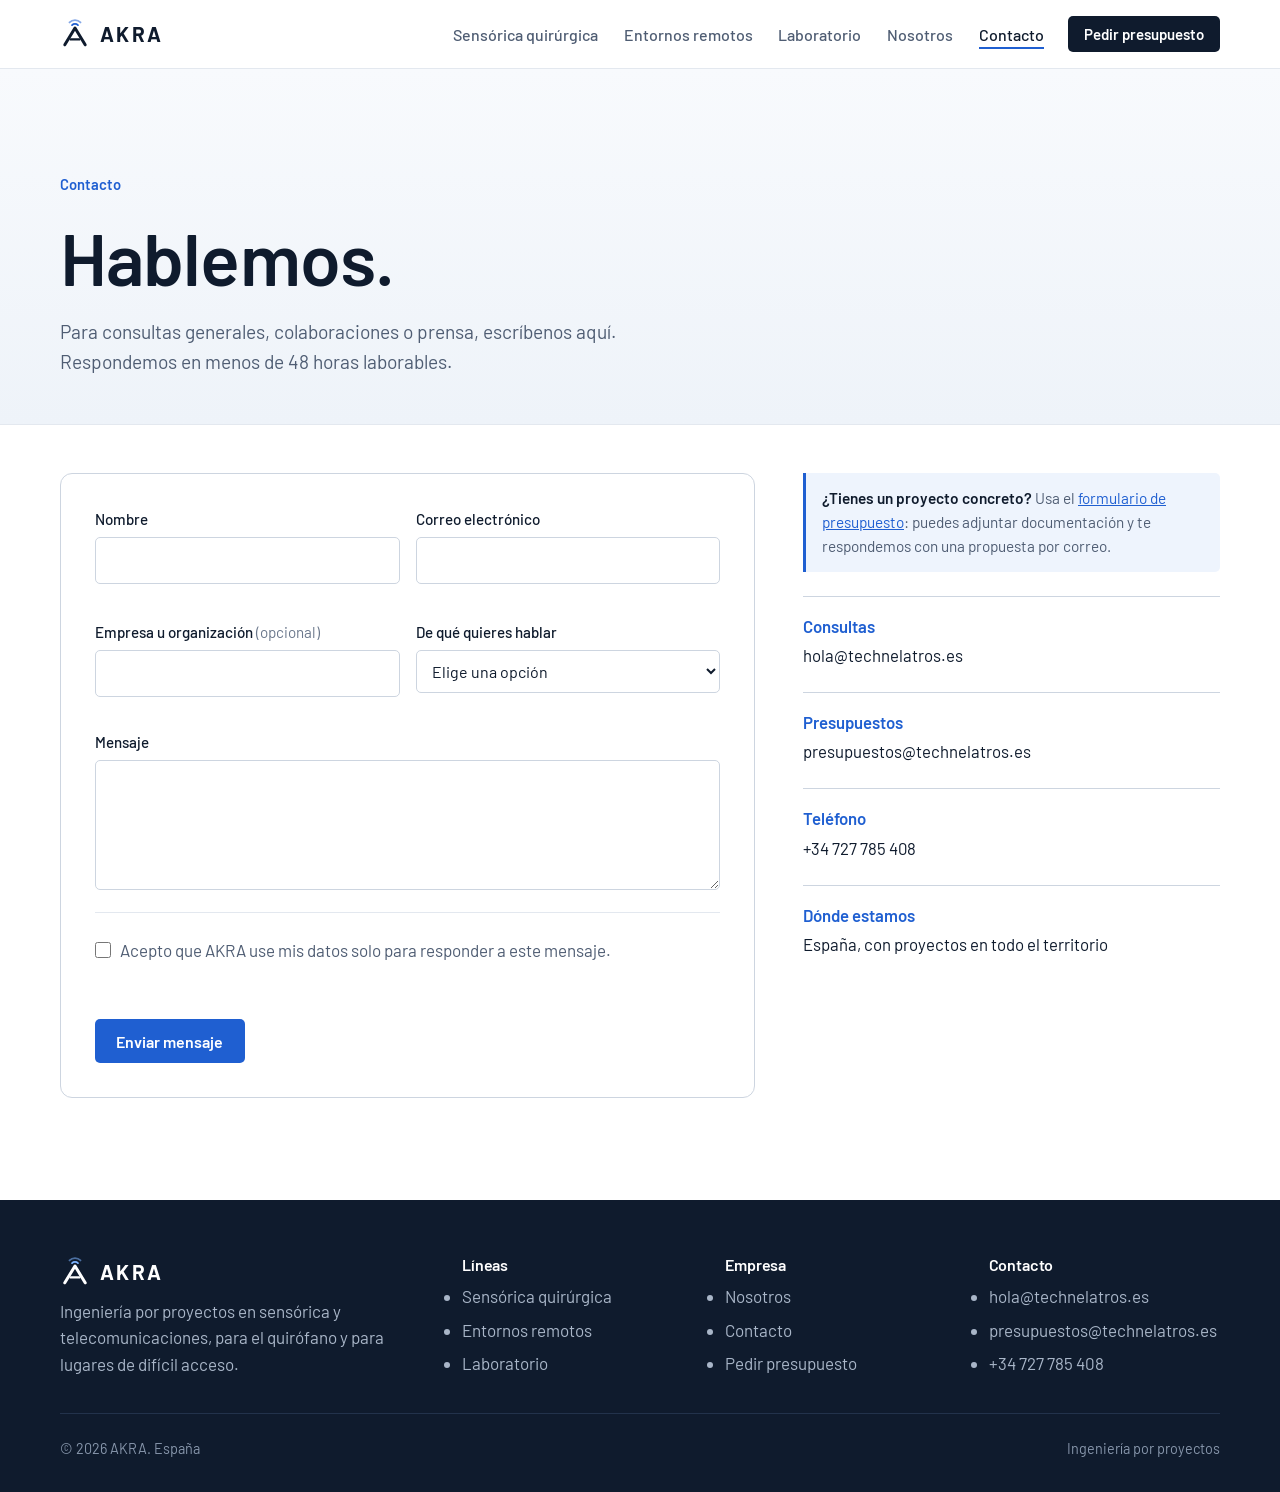
<file: contacto.html>
<!DOCTYPE html>
<html lang="es">
<head>
  <meta charset="UTF-8">
  <meta name="viewport" content="width=device-width, initial-scale=1.0">
  <title>Contacto | AKRA</title>
  <meta name="description" content="Escríbenos para consultas generales, colaboraciones o prensa. Para proyectos concretos, usa el formulario de presupuesto.">
  <meta property="og:type" content="website">
  <meta property="og:title" content="Contacto | AKRA">
  <meta property="og:description" content="Respondemos en menos de 48 horas.">
  <meta property="og:locale" content="es_ES">
  <meta name="theme-color" content="#ffffff">
  <link rel="icon" href="img/favicon.svg?v=4" type="image/svg+xml">
  <link rel="preconnect" href="https://fonts.googleapis.com">
  <link rel="preconnect" href="https://fonts.gstatic.com" crossorigin>
  <link rel="stylesheet" href="https://fonts.googleapis.com/css2?family=Barlow:wght@400;500;600;700&family=IBM+Plex+Mono:wght@400;500&display=swap">
  <link rel="stylesheet" href="css/style.css">
</head>
<body>
  <a class="skip-link" href="#main">Saltar al contenido</a>

  <header class="site-header">
    <div class="container nav">
      <a href="index.html" class="brand" aria-label="AKRA, inicio">
        <svg class="brand-mark" viewBox="0 0 100 100" aria-hidden="true"><path d="M16 86 L50 30 L84 86" fill="none" stroke="currentColor" stroke-width="10" stroke-linecap="round" stroke-linejoin="round"/><path d="M36 68 H64" fill="none" stroke="currentColor" stroke-width="8" stroke-linecap="round"/><path class="sig" d="M40.1 20.1 A14 14 0 0 1 59.9 20.1" fill="none" stroke-width="6" stroke-linecap="round"/><path class="sig" d="M31.6 11.6 A26 26 0 0 1 68.4 11.6" fill="none" stroke-width="6" stroke-linecap="round" opacity=".55"/></svg>
        <span class="brand-word">AKRA</span>
      </a>
      <nav id="primaryNav" aria-label="Principal">
        <ul class="nav-links">
          <li><a href="servicios.html">Sensórica quirúrgica</a></li>
          <li><a href="entornos-remotos.html">Entornos remotos</a></li>
          <li><a href="index.html#laboratorio">Laboratorio</a></li>
          <li><a href="sobre.html">Nosotros</a></li>
          <li><a href="contacto.html">Contacto</a></li>
        </ul>
      </nav>
      <a href="presupuesto.html" class="btn btn-ink btn-sm btn-nav">Pedir presupuesto</a>
      <button class="nav-toggle" id="navToggle" type="button" aria-expanded="false" aria-controls="primaryNav" aria-label="Abrir menú"><span></span><span></span><span></span></button>
    </div>
  </header>

  <main id="main">
    <section class="page-hero" style="padding-bottom:clamp(2rem,4vw,3rem)">
      <div class="container">
        <div class="hero-copy">
          <span class="eyebrow">Contacto</span>
          <h1>Hablemos.</h1>
          <p class="lead">Para consultas generales, colaboraciones o prensa, escríbenos aquí. Respondemos en menos de 48 horas laborables.</p>
        </div>
      </div>
    </section>

    <section class="section" style="padding-top:clamp(2rem,4vw,3rem)">
      <div class="container">
        <div class="contact-layout">
          <form id="contactForm" class="form-card" novalidate>
            <div class="form-grid">
              <div class="field">
                <label for="cNombre">Nombre</label>
                <input id="cNombre" name="nombre" type="text" autocomplete="name" required>
                <span class="field-error" data-error-for="nombre"></span>
              </div>
              <div class="field">
                <label for="cEmail">Correo electrónico</label>
                <input id="cEmail" name="email" type="email" autocomplete="email" required>
                <span class="field-error" data-error-for="email"></span>
              </div>
              <div class="field">
                <label for="cOrg">Empresa u organización <span class="opt">(opcional)</span></label>
                <input id="cOrg" name="organizacion" type="text" autocomplete="organization">
              </div>
              <div class="field">
                <label for="cAsunto">De qué quieres hablar</label>
                <select id="cAsunto" name="asunto" required>
                  <option value="">Elige una opción</option>
                  <option>Consulta general</option>
                  <option>Colaboración o investigación</option>
                  <option>Prensa</option>
                  <option>Trabajar con nosotros</option>
                  <option>Otro</option>
                </select>
                <span class="field-error" data-error-for="asunto"></span>
              </div>
              <div class="field full">
                <label for="cMensaje">Mensaje</label>
                <textarea id="cMensaje" name="mensaje" required></textarea>
                <span class="field-error" data-error-for="mensaje"></span>
              </div>
            </div>
            <div class="hp" aria-hidden="true">
              <label for="cTrap">No rellenes este campo</label>
              <input id="cTrap" name="empresa_web" type="text" tabindex="-1" autocomplete="off">
            </div>
            <div class="form-section" style="padding-bottom:0">
              <label class="check-row" for="cConsent">
                <input id="cConsent" name="consentimiento" type="checkbox" value="si">
                <span>Acepto que AKRA use mis datos solo para responder a este mensaje.</span>
              </label>
              <span class="field-error" data-error-for="consentimiento"></span>
              <div class="form-actions">
                <button type="submit" class="btn btn-primary">Enviar mensaje</button>
              </div>
              <div id="contactStatus" class="form-status"></div>
            </div>
          </form>

          <aside class="contact-aside">
            <div class="notice"><strong>¿Tienes un proyecto concreto?</strong> Usa el <a href="presupuesto.html" style="text-decoration:underline">formulario de presupuesto</a>: puedes adjuntar documentación y te respondemos con una propuesta por correo.</div>
            <div class="contact-item"><span class="cell-k">Consultas</span><a href="mailto:hola@technelatros.es">hola@technelatros.es</a></div>
            <div class="contact-item"><span class="cell-k">Presupuestos</span><a href="mailto:presupuestos@technelatros.es">presupuestos@technelatros.es</a></div>
            <div class="contact-item"><span class="cell-k">Teléfono</span><a href="tel:+34727785408">+34 727 785 408</a></div>
            <div class="contact-item"><span class="cell-k">Dónde estamos</span><span>España, con proyectos en todo el territorio</span></div>
          </aside>
        </div>
      </div>
    </section>
  </main>

  <footer class="site-footer">
    <div class="container">
      <div class="footer-grid">
        <div class="footer-col">
          <a href="index.html" class="brand"><svg class="brand-mark" viewBox="0 0 100 100" aria-hidden="true"><path d="M16 86 L50 30 L84 86" fill="none" stroke="currentColor" stroke-width="10" stroke-linecap="round" stroke-linejoin="round"/><path d="M36 68 H64" fill="none" stroke="currentColor" stroke-width="8" stroke-linecap="round"/><path class="sig" d="M40.1 20.1 A14 14 0 0 1 59.9 20.1" fill="none" stroke-width="6" stroke-linecap="round"/><path class="sig" d="M31.6 11.6 A26 26 0 0 1 68.4 11.6" fill="none" stroke-width="6" stroke-linecap="round" opacity=".55"/></svg><span class="brand-word">AKRA</span></a>
          <p>Ingeniería por proyectos en sensórica y telecomunicaciones, para el quirófano y para lugares de difícil acceso.</p>
        </div>
        <div class="footer-col">
          <h4>Líneas</h4>
          <ul>
            <li><a href="servicios.html">Sensórica quirúrgica</a></li>
            <li><a href="entornos-remotos.html">Entornos remotos</a></li>
            <li><a href="index.html#laboratorio">Laboratorio</a></li>
          </ul>
        </div>
        <div class="footer-col">
          <h4>Empresa</h4>
          <ul>
            <li><a href="sobre.html">Nosotros</a></li>
            <li><a href="contacto.html">Contacto</a></li>
            <li><a href="presupuesto.html">Pedir presupuesto</a></li>
          </ul>
        </div>
        <div class="footer-col">
          <h4>Contacto</h4>
          <ul>
            <li><a href="mailto:hola@technelatros.es">hola@technelatros.es</a></li>
            <li><a href="mailto:presupuestos@technelatros.es">presupuestos@technelatros.es</a></li>
            <li><a href="tel:+34727785408">+34 727 785 408</a></li>
          </ul>
        </div>
      </div>
      <div class="footer-bottom">
        <p>&copy; <span id="year">2026</span> AKRA. España</p>
        <p>Ingeniería por proyectos</p>
      </div>
    </div>
  </footer>

  <script src="js/script.js"></script>
</body>
</html>
</file>
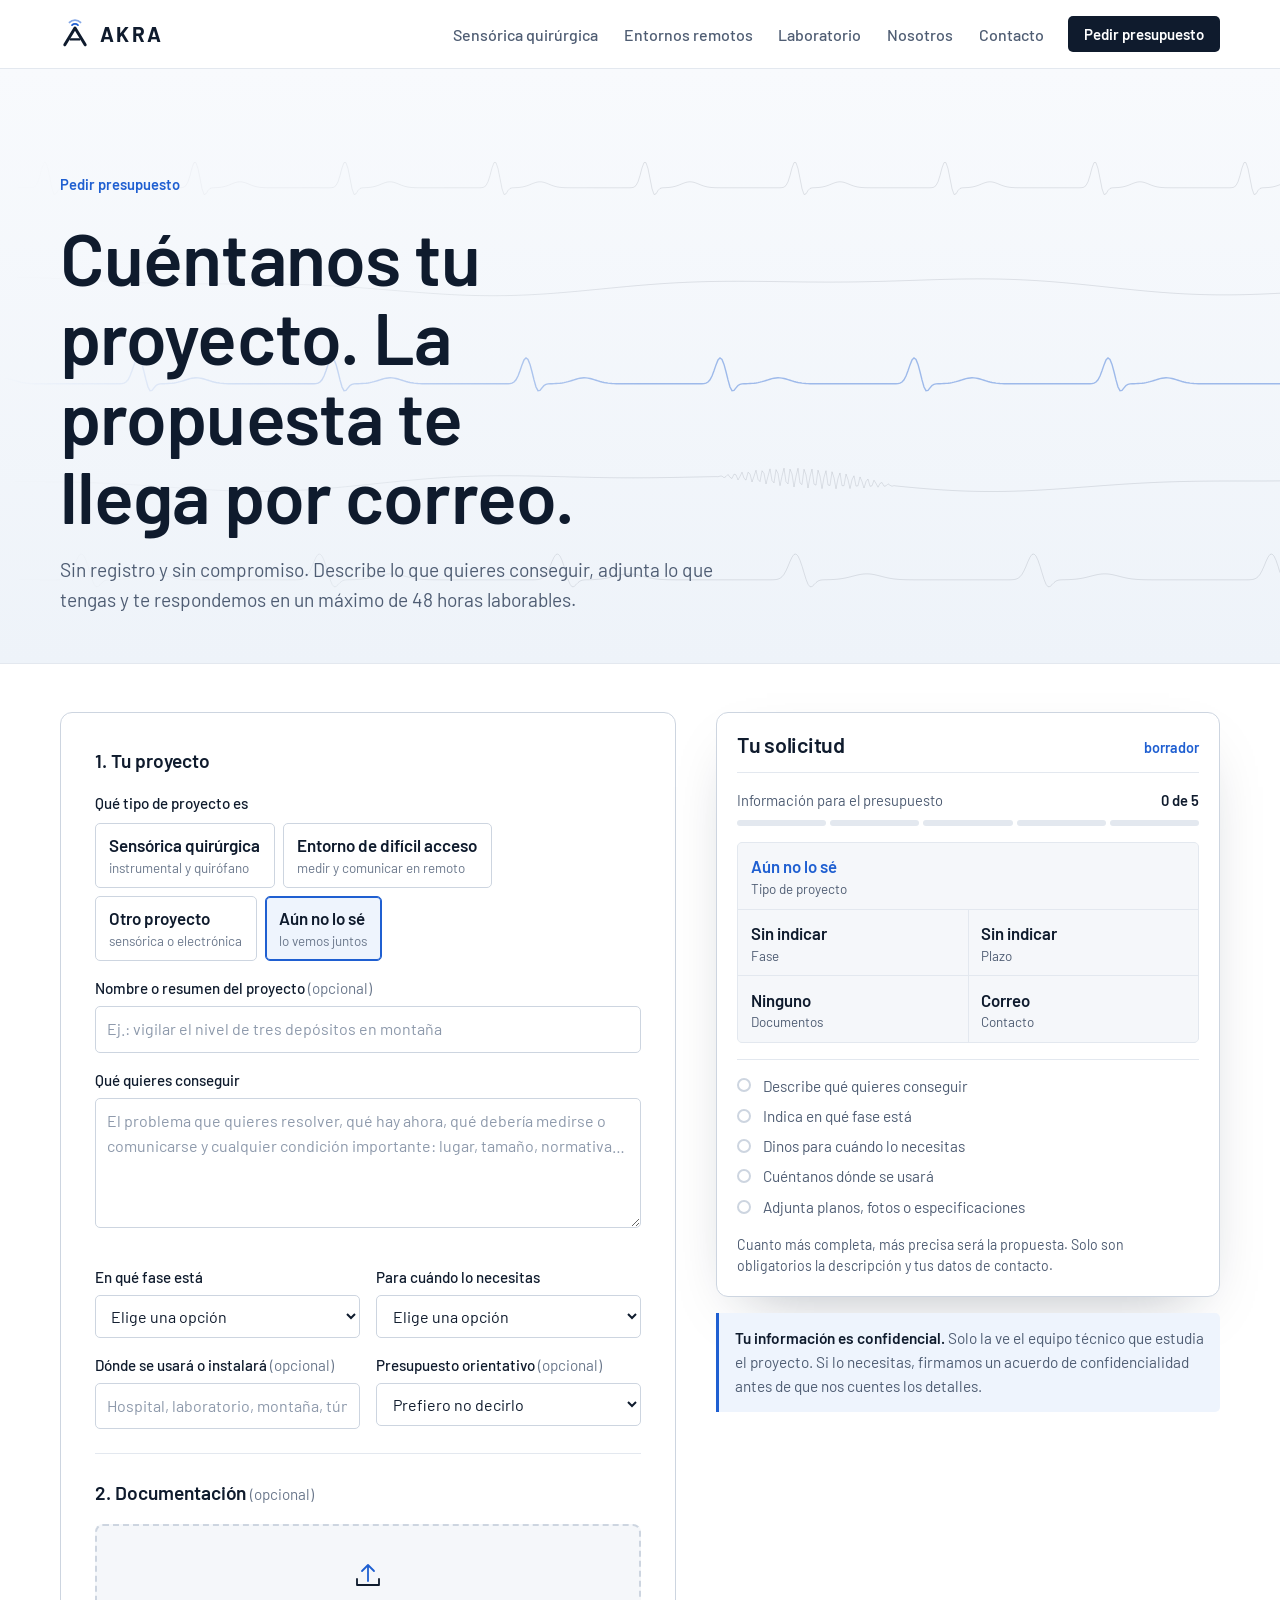
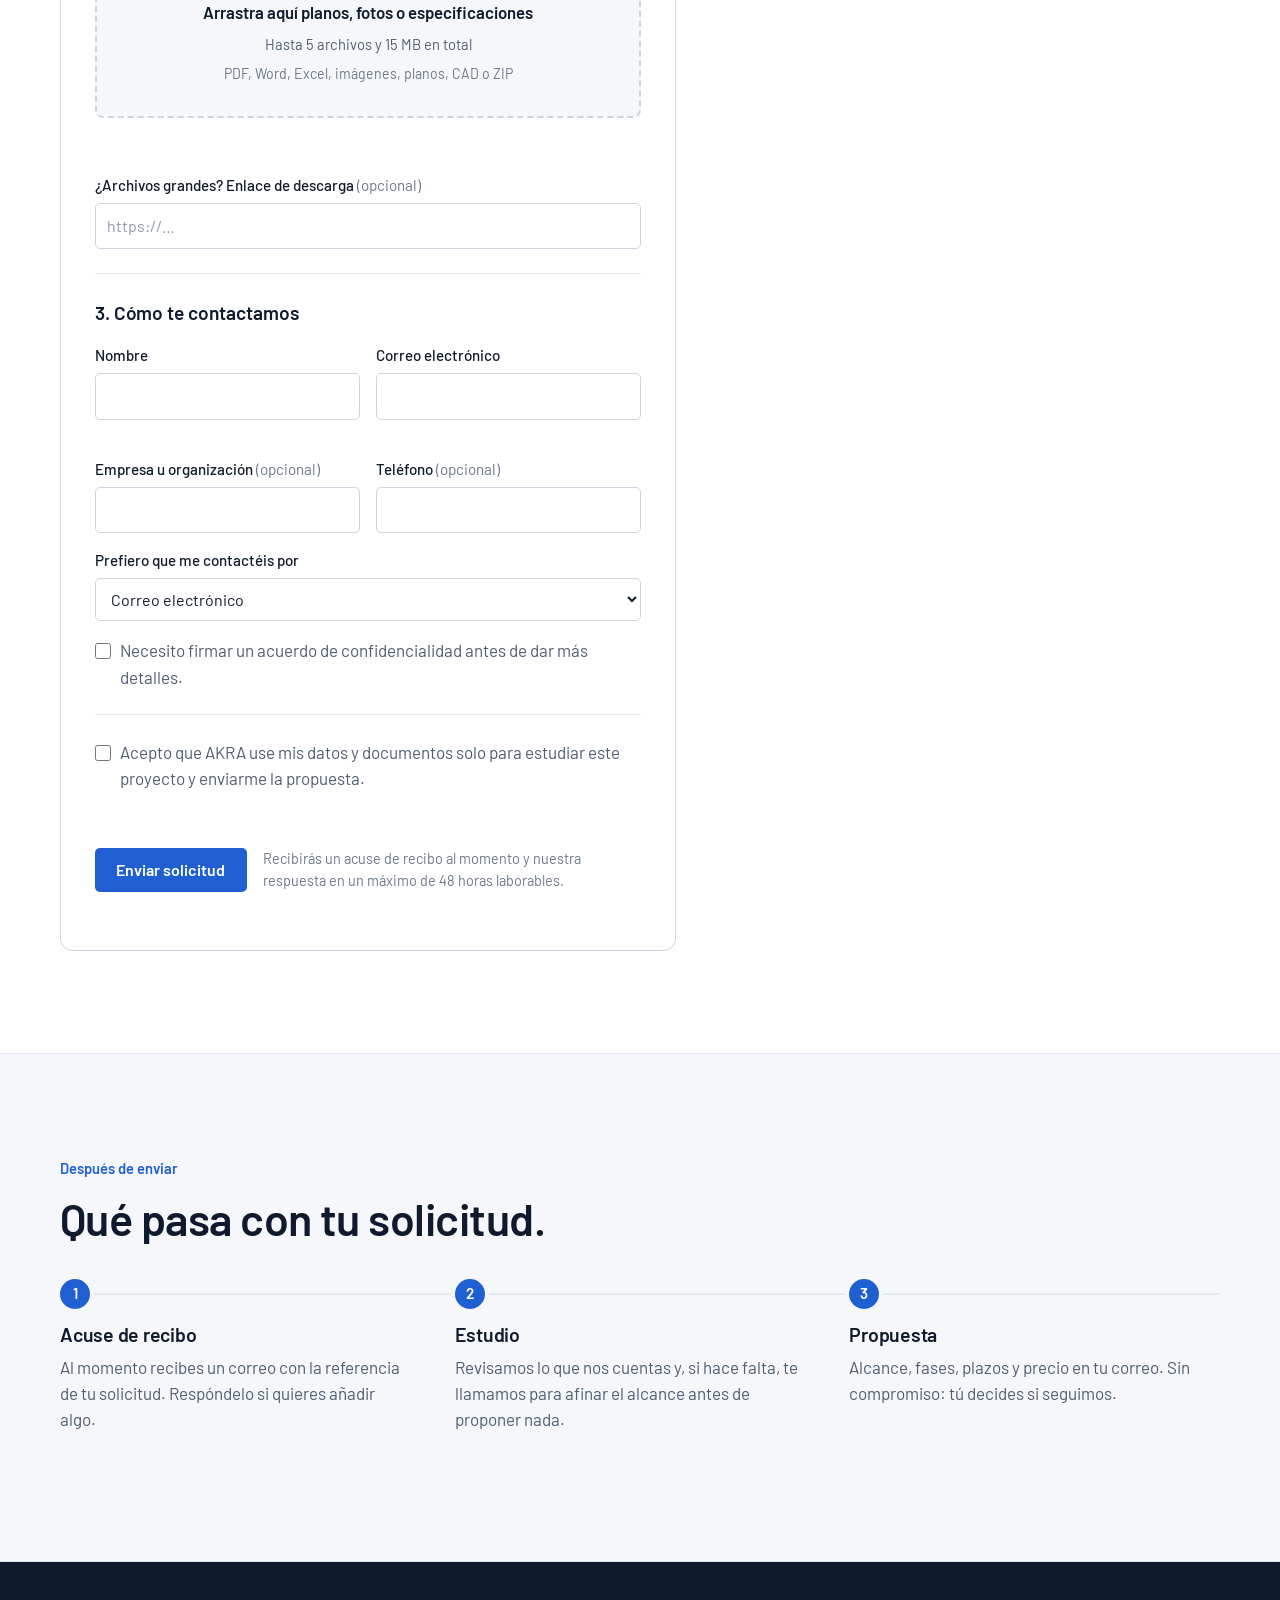
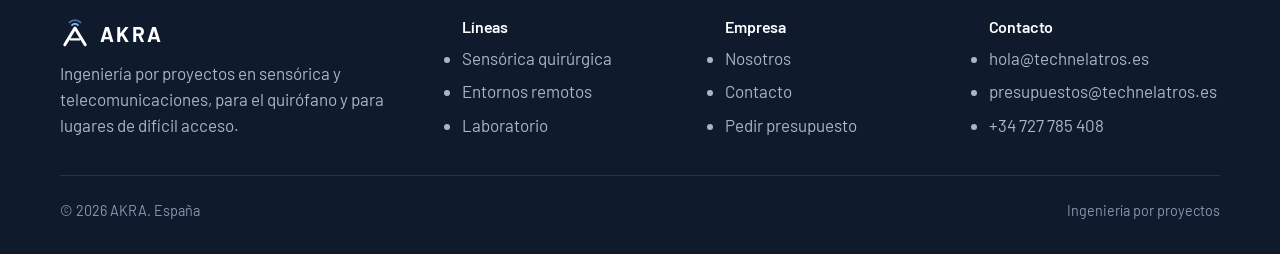
<file: presupuesto.html>
<!DOCTYPE html>
<html lang="es">
<head>
  <meta charset="UTF-8">
  <meta name="viewport" content="width=device-width, initial-scale=1.0">
  <title>Pedir presupuesto | AKRA</title>
  <meta name="description" content="Cuéntanos tu proyecto de sensórica o comunicaciones, adjunta la documentación que tengas y recibe una propuesta por correo. Primera respuesta en 48 horas laborables.">
  <meta property="og:type" content="website">
  <meta property="og:title" content="Pedir presupuesto | AKRA">
  <meta property="og:description" content="Cuéntanos tu proyecto y recibe una propuesta por correo.">
  <meta property="og:locale" content="es_ES">
  <meta name="theme-color" content="#ffffff">
  <link rel="icon" href="img/favicon.svg?v=4" type="image/svg+xml">
  <link rel="preconnect" href="https://fonts.googleapis.com">
  <link rel="preconnect" href="https://fonts.gstatic.com" crossorigin>
  <link rel="stylesheet" href="https://fonts.googleapis.com/css2?family=Barlow:wght@400;500;600;700&family=IBM+Plex+Mono:wght@400;500&display=swap">
  <link rel="stylesheet" href="css/style.css">
</head>
<body>
  <a class="skip-link" href="#main">Saltar al contenido</a>

  <header class="site-header">
    <div class="container nav">
      <a href="index.html" class="brand" aria-label="AKRA, inicio">
        <svg class="brand-mark" viewBox="0 0 100 100" aria-hidden="true"><path d="M16 86 L50 30 L84 86" fill="none" stroke="currentColor" stroke-width="10" stroke-linecap="round" stroke-linejoin="round"/><path d="M36 68 H64" fill="none" stroke="currentColor" stroke-width="8" stroke-linecap="round"/><path class="sig" d="M40.1 20.1 A14 14 0 0 1 59.9 20.1" fill="none" stroke-width="6" stroke-linecap="round"/><path class="sig" d="M31.6 11.6 A26 26 0 0 1 68.4 11.6" fill="none" stroke-width="6" stroke-linecap="round" opacity=".55"/></svg>
        <span class="brand-word">AKRA</span>
      </a>
      <nav id="primaryNav" aria-label="Principal">
        <ul class="nav-links">
          <li><a href="servicios.html">Sensórica quirúrgica</a></li>
          <li><a href="entornos-remotos.html">Entornos remotos</a></li>
          <li><a href="index.html#laboratorio">Laboratorio</a></li>
          <li><a href="sobre.html">Nosotros</a></li>
          <li><a href="contacto.html">Contacto</a></li>
        </ul>
      </nav>
      <a href="presupuesto.html" class="btn btn-ink btn-sm btn-nav">Pedir presupuesto</a>
      <button class="nav-toggle" id="navToggle" type="button" aria-expanded="false" aria-controls="primaryNav" aria-label="Abrir menú"><span></span><span></span><span></span></button>
    </div>
  </header>

  <main id="main">
    <section class="page-hero" style="padding-bottom:clamp(2rem,4vw,3rem)">
      <canvas class="bg-art" data-art="signal" aria-hidden="true"></canvas>
      <div class="container">
        <div class="hero-copy">
          <span class="eyebrow">Pedir presupuesto</span>
          <h1>Cuéntanos tu proyecto. La propuesta te llega por correo.</h1>
          <p class="lead">Sin registro y sin compromiso. Describe lo que quieres conseguir, adjunta lo que tengas y te respondemos en un máximo de 48 horas laborables.</p>
        </div>
      </div>
    </section>

    <section class="section" style="padding-top:clamp(2rem,4vw,3rem)">
      <div class="container">
        <div class="quote-layout">
          <form id="quoteForm" class="form-card" novalidate>
            <div class="form-section">
              <p class="form-section-title">1. Tu proyecto</p>
              <fieldset>
                <legend>Qué tipo de proyecto es</legend>
                <div class="choice-row">
                  <label class="choice"><input type="radio" id="tQuirofano" name="tipo" value="Sensórica quirúrgica"><span>Sensórica quirúrgica<small>instrumental y quirófano</small></span></label>
                  <label class="choice"><input type="radio" id="tRemoto" name="tipo" value="Entorno de difícil acceso"><span>Entorno de difícil acceso<small>medir y comunicar en remoto</small></span></label>
                  <label class="choice"><input type="radio" id="tOtro" name="tipo" value="Otro proyecto"><span>Otro proyecto<small>sensórica o electrónica</small></span></label>
                  <label class="choice"><input type="radio" id="tNs" name="tipo" value="Aún no lo sé" checked><span>Aún no lo sé<small>lo vemos juntos</small></span></label>
                </div>
              </fieldset>
              <div class="form-grid">
                <div class="field full">
                  <label for="qTitulo">Nombre o resumen del proyecto <span class="opt">(opcional)</span></label>
                  <input id="qTitulo" name="titulo" type="text" maxlength="160" placeholder="Ej.: vigilar el nivel de tres depósitos en montaña">
                </div>
                <div class="field full">
                  <label for="qDescripcion">Qué quieres conseguir</label>
                  <textarea id="qDescripcion" name="descripcion" required placeholder="El problema que quieres resolver, qué hay ahora, qué debería medirse o comunicarse y cualquier condición importante: lugar, tamaño, normativa…"></textarea>
                  <span class="field-error" data-error-for="descripcion"></span>
                </div>
                <div class="field">
                  <label for="qFase">En qué fase está</label>
                  <select id="qFase" name="fase">
                    <option value="">Elige una opción</option>
                    <option data-short="Idea">Es solo una idea</option>
                    <option data-short="Requisitos">Tengo requisitos o especificaciones</option>
                    <option data-short="Prototipo">Tengo un prototipo</option>
                    <option data-short="Mejora">Tengo un producto que hay que mejorar</option>
                  </select>
                </div>
                <div class="field">
                  <label for="qPlazo">Para cuándo lo necesitas</label>
                  <select id="qPlazo" name="plazo">
                    <option value="">Elige una opción</option>
                    <option data-short="Urgente">Lo antes posible</option>
                    <option data-short="1–3 meses">En 1–3 meses</option>
                    <option data-short="3–6 meses">En 3–6 meses</option>
                    <option data-short="Flexible">Sin fecha fija</option>
                  </select>
                </div>
                <div class="field">
                  <label for="qUbicacion">Dónde se usará o instalará <span class="opt">(opcional)</span></label>
                  <input id="qUbicacion" name="ubicacion" type="text" maxlength="160" placeholder="Hospital, laboratorio, montaña, túnel…">
                </div>
                <div class="field">
                  <label for="qRango">Presupuesto orientativo <span class="opt">(opcional)</span></label>
                  <select id="qRango" name="rango">
                    <option value="">Prefiero no decirlo</option>
                    <option>Menos de 5.000 €</option>
                    <option>5.000 – 20.000 €</option>
                    <option>20.000 – 60.000 €</option>
                    <option>Más de 60.000 €</option>
                  </select>
                </div>
              </div>
            </div>

            <div class="form-section">
              <p class="form-section-title">2. Documentación <span class="opt">(opcional)</span></p>
              <div class="field full">
                <label for="qFiles" class="visually-hidden">Adjuntar documentación</label>
                <div class="dropzone" id="dropzone">
                  <svg viewBox="0 0 34 34" aria-hidden="true"><path class="ill-accent" d="M17 23 V7 M11 13 L17 7 L23 13"/><path class="ill-ink" d="M6 21 V27 H28 V21"/></svg>
                  <span class="dropzone-title">Arrastra aquí planos, fotos o especificaciones</span>
                  <span class="dropzone-hint">Hasta 5 archivos y 15 MB en total</span>
                  <span class="dropzone-formats">PDF, Word, Excel, imágenes, planos, CAD o ZIP</span>
                  <input type="file" id="qFiles" multiple accept=".pdf,.doc,.docx,.odt,.rtf,.txt,.xls,.xlsx,.ods,.csv,.ppt,.pptx,.png,.jpg,.jpeg,.webp,.heic,.dwg,.dxf,.step,.stp,.iges,.igs,.stl,.zip">
                </div>
                <div class="file-list" id="fileList" aria-live="polite"></div>
                <span class="field-error" data-error-for="archivos"></span>
              </div>
              <div class="field">
                <label for="qEnlace">¿Archivos grandes? Enlace de descarga <span class="opt">(opcional)</span></label>
                <input id="qEnlace" name="enlace" type="url" inputmode="url" placeholder="https://…">
              </div>
            </div>

            <div class="form-section">
              <p class="form-section-title">3. Cómo te contactamos</p>
              <div class="form-grid">
                <div class="field">
                  <label for="qNombre">Nombre</label>
                  <input id="qNombre" name="nombre" type="text" autocomplete="name" required>
                  <span class="field-error" data-error-for="nombre"></span>
                </div>
                <div class="field">
                  <label for="qEmail">Correo electrónico</label>
                  <input id="qEmail" name="email" type="email" autocomplete="email" required>
                  <span class="field-error" data-error-for="email"></span>
                </div>
                <div class="field">
                  <label for="qEmpresa">Empresa u organización <span class="opt">(opcional)</span></label>
                  <input id="qEmpresa" name="empresa" type="text" autocomplete="organization">
                </div>
                <div class="field">
                  <label for="qTelefono">Teléfono <span class="opt">(opcional)</span></label>
                  <input id="qTelefono" name="telefono" type="tel" autocomplete="tel">
                </div>
                <div class="field full">
                  <label for="qContacto">Prefiero que me contactéis por</label>
                  <select id="qContacto" name="contacto_pref">
                    <option data-short="Correo">Correo electrónico</option>
                    <option data-short="Llamada">Llamada de teléfono</option>
                    <option data-short="Videollamada">Videollamada</option>
                  </select>
                </div>
              </div>
              <label class="check-row" for="qNda">
                <input id="qNda" name="nda" type="checkbox" value="si">
                <span>Necesito firmar un acuerdo de confidencialidad antes de dar más detalles.</span>
              </label>
            </div>

            <div class="hp" aria-hidden="true">
              <label for="qTrap">No rellenes este campo</label>
              <input id="qTrap" name="empresa_web" type="text" tabindex="-1" autocomplete="off">
            </div>

            <div class="form-section">
              <label class="check-row" for="qConsent">
                <input id="qConsent" name="consentimiento" type="checkbox" value="si">
                <span>Acepto que AKRA use mis datos y documentos solo para estudiar este proyecto y enviarme la propuesta.</span>
              </label>
              <span class="field-error" data-error-for="consentimiento"></span>
              <div class="form-actions">
                <button type="submit" class="btn btn-primary">Enviar solicitud</button>
                <small>Recibirás un acuse de recibo al momento y nuestra respuesta en un máximo de 48 horas laborables.</small>
              </div>
              <div id="quoteStatus" class="form-status"></div>
            </div>
          </form>

          <aside class="quote-aside" aria-label="Resumen de tu solicitud">
            <section class="analysis">
              <div class="analysis-head">
                <h2>Tu solicitud</h2>
                <span class="state" id="sumState">borrador</span>
              </div>
              <div class="meter">
                <div class="meter-top"><span>Información para el presupuesto</span><output id="sumScore">0 de 5</output></div>
                <div class="meter-bar" id="sumBar" aria-hidden="true"><span></span><span></span><span></span><span></span><span></span></div>
              </div>
              <div class="readouts">
                <div class="readout span-2"><span class="readout-val is-accent" id="sumTipo">Aún no lo sé</span><span class="readout-lbl">Tipo de proyecto</span></div>
                <div class="readout"><span class="readout-val" id="sumFase">Sin indicar</span><span class="readout-lbl">Fase</span></div>
                <div class="readout"><span class="readout-val" id="sumPlazo">Sin indicar</span><span class="readout-lbl">Plazo</span></div>
                <div class="readout"><span class="readout-val" id="sumDocs">Ninguno</span><span class="readout-lbl">Documentos</span></div>
                <div class="readout"><span class="readout-val" id="sumContacto">Correo</span><span class="readout-lbl">Contacto</span></div>
              </div>
              <ul class="checklist" id="sumChecklist">
                <li data-check="descripcion">Describe qué quieres conseguir</li>
                <li data-check="fase">Indica en qué fase está</li>
                <li data-check="plazo">Dinos para cuándo lo necesitas</li>
                <li data-check="ubicacion">Cuéntanos dónde se usará</li>
                <li data-check="docs">Adjunta planos, fotos o especificaciones</li>
              </ul>
              <p class="analysis-note">Cuanto más completa, más precisa será la propuesta. Solo son obligatorios la descripción y tus datos de contacto.</p>
            </section>
            <p class="notice"><strong>Tu información es confidencial.</strong> Solo la ve el equipo técnico que estudia el proyecto. Si lo necesitas, firmamos un acuerdo de confidencialidad antes de que nos cuentes los detalles.</p>
          </aside>
        </div>
      </div>
    </section>

    <section class="section section-surface">
      <div class="container">
        <div class="section-head">
          <span class="eyebrow">Después de enviar</span>
          <h2>Qué pasa con tu solicitud.</h2>
        </div>
        <ol class="steps steps-3">
          <li class="step"><h3>Acuse de recibo</h3><p>Al momento recibes un correo con la referencia de tu solicitud. Respóndelo si quieres añadir algo.</p></li>
          <li class="step"><h3>Estudio</h3><p>Revisamos lo que nos cuentas y, si hace falta, te llamamos para afinar el alcance antes de proponer nada.</p></li>
          <li class="step"><h3>Propuesta</h3><p>Alcance, fases, plazos y precio en tu correo. Sin compromiso: tú decides si seguimos.</p></li>
        </ol>
      </div>
    </section>
  </main>

  <footer class="site-footer">
    <div class="container">
      <div class="footer-grid">
        <div class="footer-col">
          <a href="index.html" class="brand"><svg class="brand-mark" viewBox="0 0 100 100" aria-hidden="true"><path d="M16 86 L50 30 L84 86" fill="none" stroke="currentColor" stroke-width="10" stroke-linecap="round" stroke-linejoin="round"/><path d="M36 68 H64" fill="none" stroke="currentColor" stroke-width="8" stroke-linecap="round"/><path class="sig" d="M40.1 20.1 A14 14 0 0 1 59.9 20.1" fill="none" stroke-width="6" stroke-linecap="round"/><path class="sig" d="M31.6 11.6 A26 26 0 0 1 68.4 11.6" fill="none" stroke-width="6" stroke-linecap="round" opacity=".55"/></svg><span class="brand-word">AKRA</span></a>
          <p>Ingeniería por proyectos en sensórica y telecomunicaciones, para el quirófano y para lugares de difícil acceso.</p>
        </div>
        <div class="footer-col">
          <h4>Líneas</h4>
          <ul>
            <li><a href="servicios.html">Sensórica quirúrgica</a></li>
            <li><a href="entornos-remotos.html">Entornos remotos</a></li>
            <li><a href="index.html#laboratorio">Laboratorio</a></li>
          </ul>
        </div>
        <div class="footer-col">
          <h4>Empresa</h4>
          <ul>
            <li><a href="sobre.html">Nosotros</a></li>
            <li><a href="contacto.html">Contacto</a></li>
            <li><a href="presupuesto.html">Pedir presupuesto</a></li>
          </ul>
        </div>
        <div class="footer-col">
          <h4>Contacto</h4>
          <ul>
            <li><a href="mailto:hola@technelatros.es">hola@technelatros.es</a></li>
            <li><a href="mailto:presupuestos@technelatros.es">presupuestos@technelatros.es</a></li>
            <li><a href="tel:+34727785408">+34 727 785 408</a></li>
          </ul>
        </div>
      </div>
      <div class="footer-bottom">
        <p>&copy; <span id="year">2026</span> AKRA. España</p>
        <p>Ingeniería por proyectos</p>
      </div>
    </div>
  </footer>

  <script src="js/script.js"></script>
  <script src="js/presupuesto.js"></script>
</body>
</html>
</file>
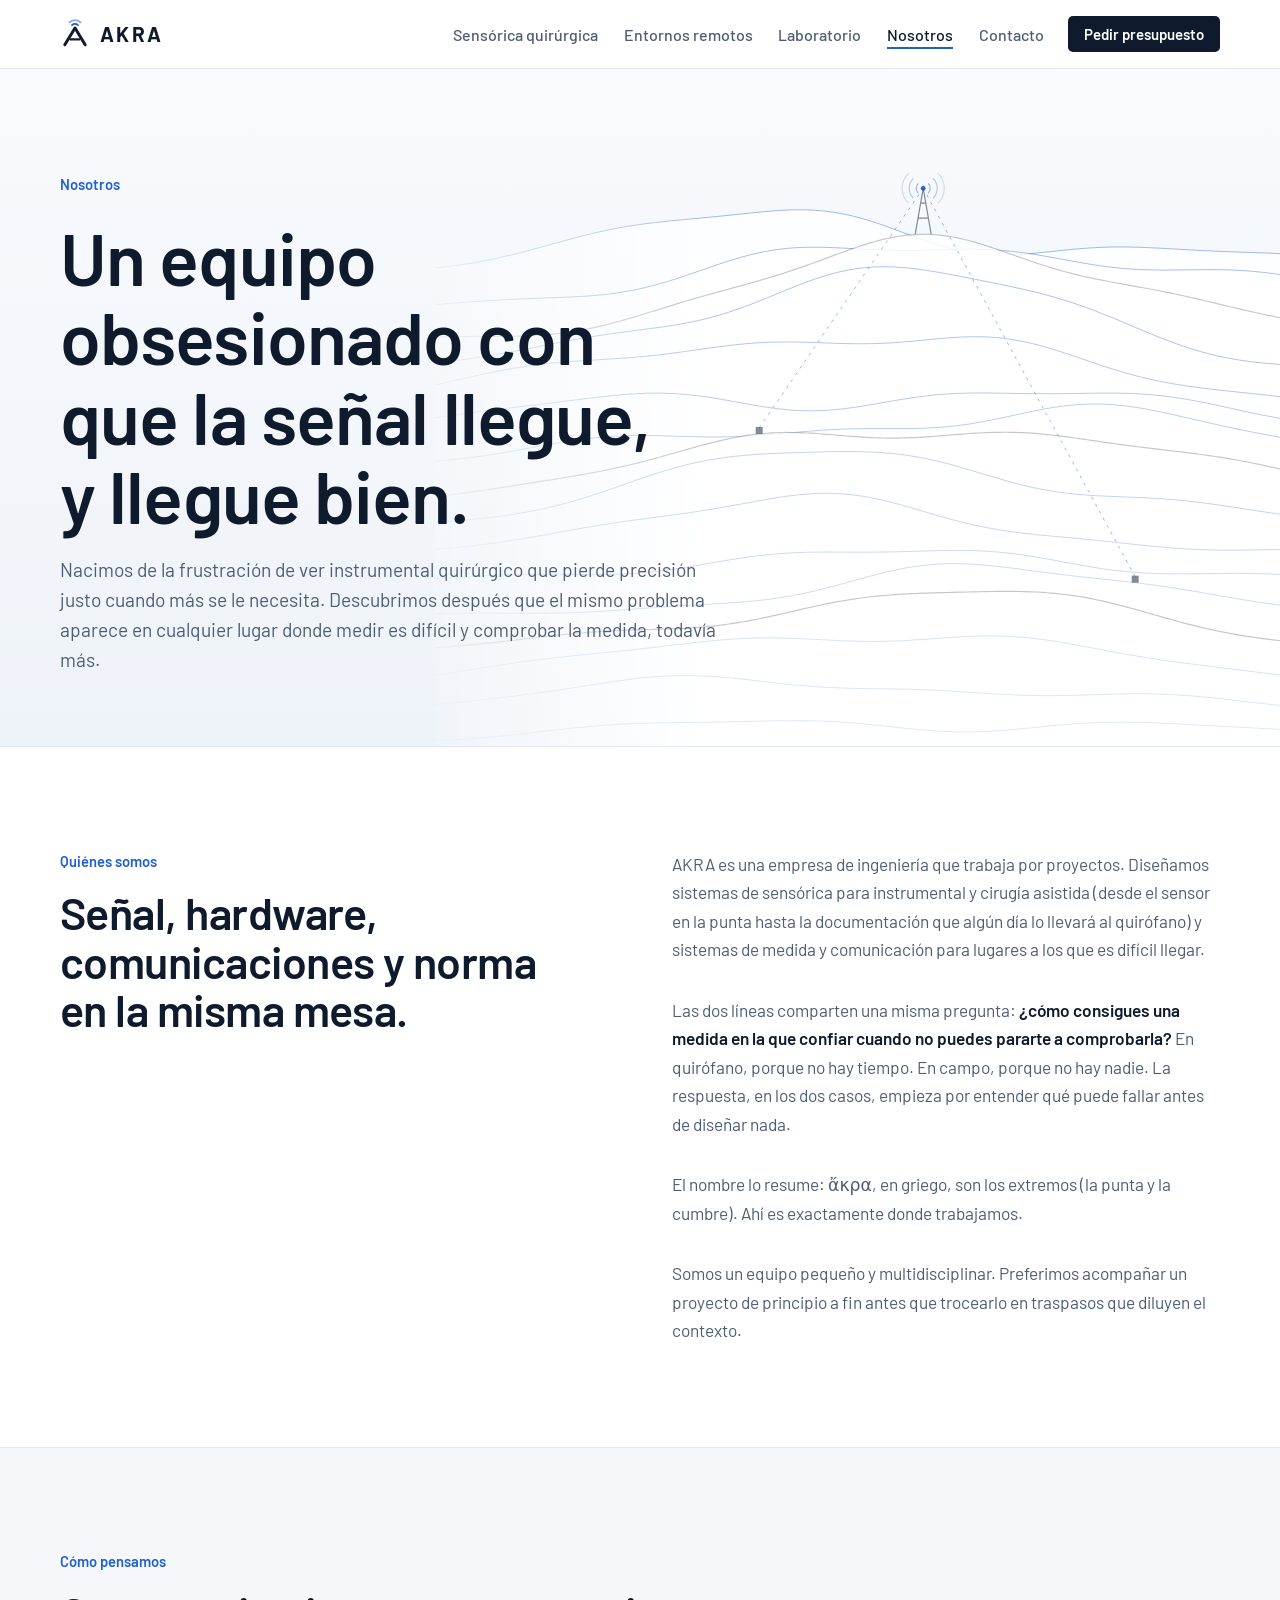
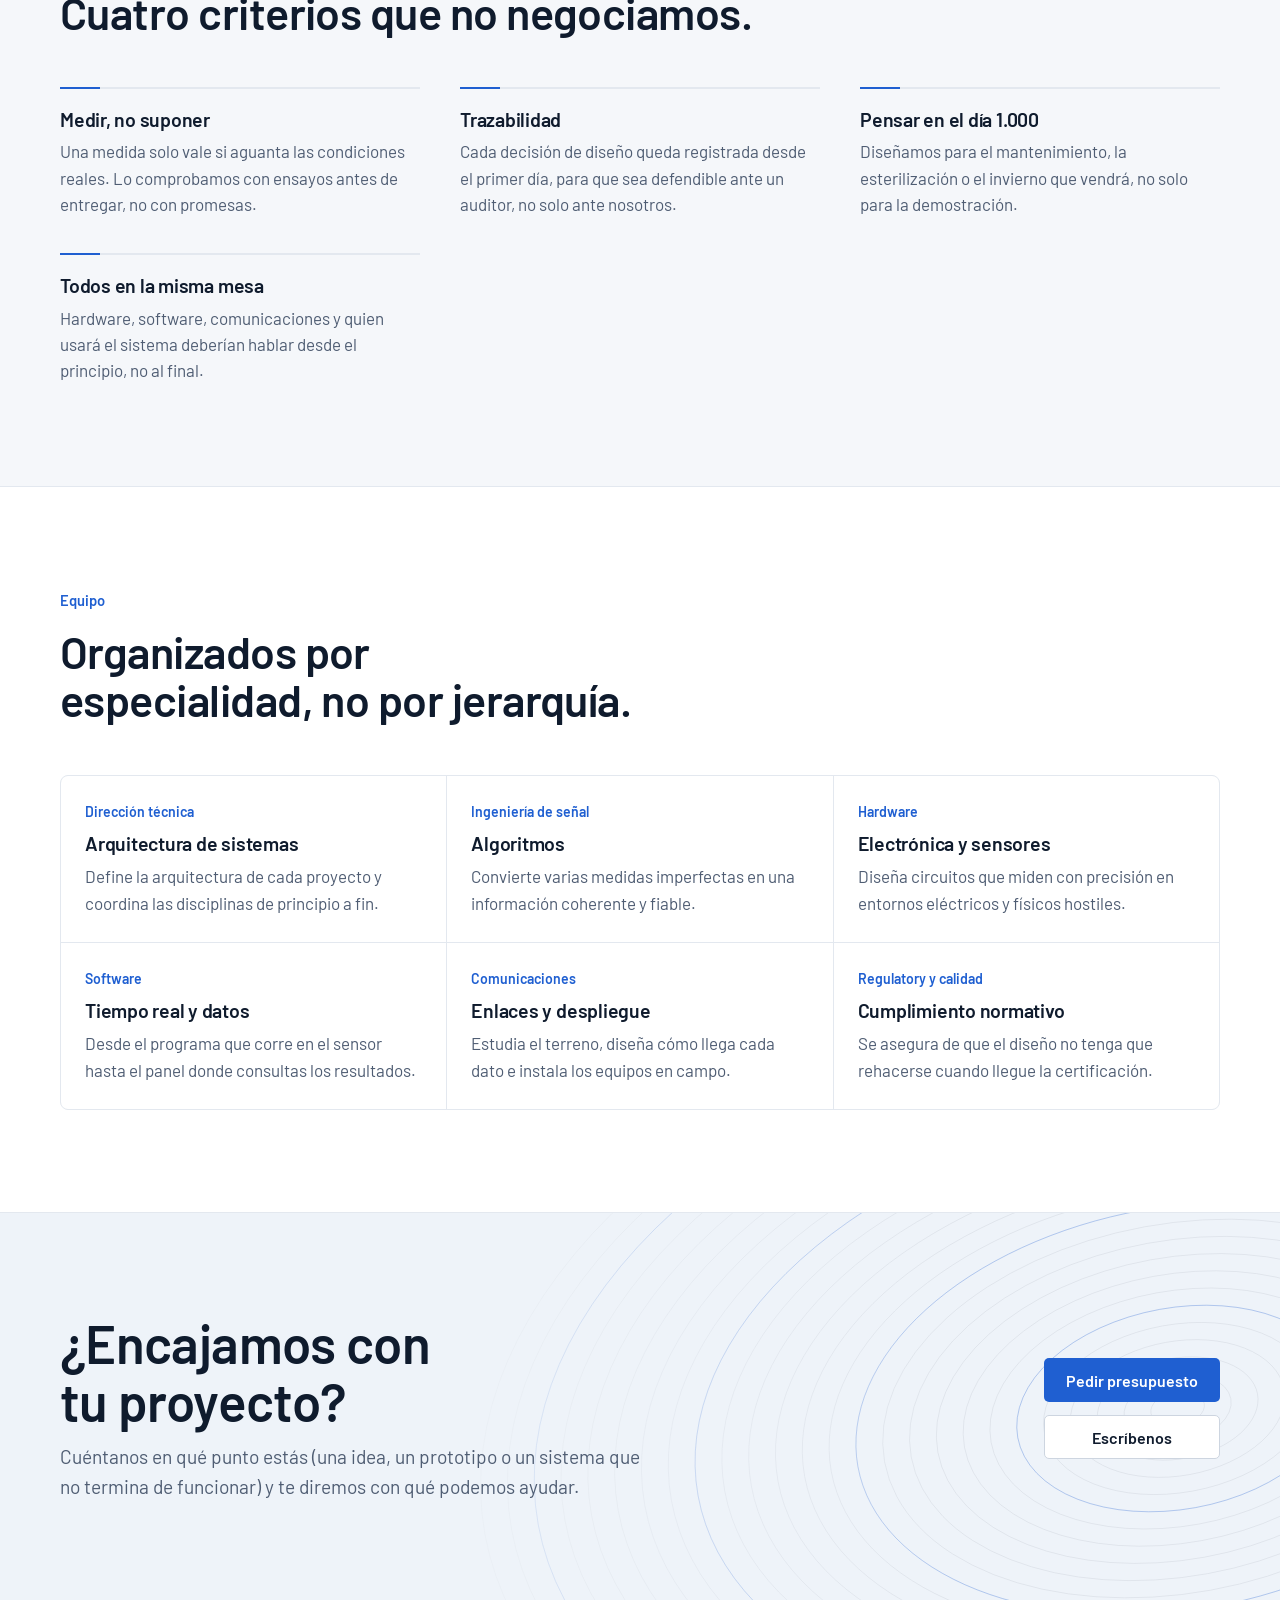
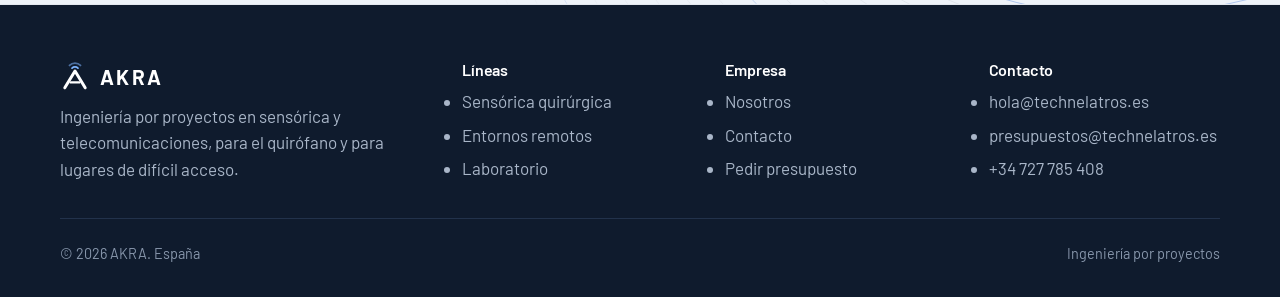
<file: sobre.html>
<!DOCTYPE html>
<html lang="es">
<head>
  <meta charset="UTF-8">
  <meta name="viewport" content="width=device-width, initial-scale=1.0">
  <title>Nosotros | AKRA</title>
  <meta name="description" content="AKRA es un equipo pequeño de ingeniería de señal, hardware, comunicaciones y regulación. Trabajamos por proyectos en sensórica quirúrgica y en entornos de difícil acceso.">
  <meta property="og:type" content="website">
  <meta property="og:title" content="Nosotros | AKRA">
  <meta property="og:description" content="Un equipo de ingeniería obsesionado con la señal fiable.">
  <meta property="og:locale" content="es_ES">
  <meta name="theme-color" content="#ffffff">
  <link rel="icon" href="img/favicon.svg?v=4" type="image/svg+xml">
  <link rel="preconnect" href="https://fonts.googleapis.com">
  <link rel="preconnect" href="https://fonts.gstatic.com" crossorigin>
  <link rel="stylesheet" href="https://fonts.googleapis.com/css2?family=Barlow:wght@400;500;600;700&family=IBM+Plex+Mono:wght@400;500&display=swap">
  <link rel="stylesheet" href="css/style.css">
</head>
<body>
  <a class="skip-link" href="#main">Saltar al contenido</a>

  <header class="site-header">
    <div class="container nav">
      <a href="index.html" class="brand" aria-label="AKRA, inicio">
        <svg class="brand-mark" viewBox="0 0 100 100" aria-hidden="true"><path d="M16 86 L50 30 L84 86" fill="none" stroke="currentColor" stroke-width="10" stroke-linecap="round" stroke-linejoin="round"/><path d="M36 68 H64" fill="none" stroke="currentColor" stroke-width="8" stroke-linecap="round"/><path class="sig" d="M40.1 20.1 A14 14 0 0 1 59.9 20.1" fill="none" stroke-width="6" stroke-linecap="round"/><path class="sig" d="M31.6 11.6 A26 26 0 0 1 68.4 11.6" fill="none" stroke-width="6" stroke-linecap="round" opacity=".55"/></svg>
        <span class="brand-word">AKRA</span>
      </a>
      <nav id="primaryNav" aria-label="Principal">
        <ul class="nav-links">
          <li><a href="servicios.html">Sensórica quirúrgica</a></li>
          <li><a href="entornos-remotos.html">Entornos remotos</a></li>
          <li><a href="index.html#laboratorio">Laboratorio</a></li>
          <li><a href="sobre.html">Nosotros</a></li>
          <li><a href="contacto.html">Contacto</a></li>
        </ul>
      </nav>
      <a href="presupuesto.html" class="btn btn-ink btn-sm btn-nav">Pedir presupuesto</a>
      <button class="nav-toggle" id="navToggle" type="button" aria-expanded="false" aria-controls="primaryNav" aria-label="Abrir menú"><span></span><span></span><span></span></button>
    </div>
  </header>

  <main id="main">
    <section class="page-hero">
      <canvas class="bg-art" data-art="terrain" aria-hidden="true"></canvas>
      <div class="container">
        <div class="hero-copy">
          <span class="eyebrow">Nosotros</span>
          <h1>Un equipo obsesionado con que la señal llegue, y llegue bien.</h1>
          <p class="lead">Nacimos de la frustración de ver instrumental quirúrgico que pierde precisión justo cuando más se le necesita. Descubrimos después que el mismo problema aparece en cualquier lugar donde medir es difícil y comprobar la medida, todavía más.</p>
        </div>
      </div>
    </section>

    <section class="section">
      <div class="container">
        <div class="split" style="align-items:start">
          <div>
            <span class="eyebrow">Quiénes somos</span>
            <h2>Señal, hardware, comunicaciones y norma en la misma mesa.</h2>
          </div>
          <div class="prose">
            <p>AKRA es una empresa de ingeniería que trabaja por proyectos. Diseñamos sistemas de sensórica para instrumental y cirugía asistida (desde el sensor en la punta hasta la documentación que algún día lo llevará al quirófano) y sistemas de medida y comunicación para lugares a los que es difícil llegar.</p>
            <p>Las dos líneas comparten una misma pregunta: <strong>¿cómo consigues una medida en la que confiar cuando no puedes pararte a comprobarla?</strong> En quirófano, porque no hay tiempo. En campo, porque no hay nadie. La respuesta, en los dos casos, empieza por entender qué puede fallar antes de diseñar nada.</p>
            <p>El nombre lo resume: <span lang="grc">ἄκρα</span>, en griego, son los extremos (la punta y la cumbre). Ahí es exactamente donde trabajamos.</p>
            <p>Somos un equipo pequeño y multidisciplinar. Preferimos acompañar un proyecto de principio a fin antes que trocearlo en traspasos que diluyen el contexto.</p>
          </div>
        </div>
      </div>
    </section>

    <section class="section section-surface">
      <div class="container">
        <div class="section-head">
          <span class="eyebrow">Cómo pensamos</span>
          <h2>Cuatro criterios que no negociamos.</h2>
        </div>
        <div class="feature-list">
          <div class="feature reveal"><h3>Medir, no suponer</h3><p>Una medida solo vale si aguanta las condiciones reales. Lo comprobamos con ensayos antes de entregar, no con promesas.</p></div>
          <div class="feature reveal"><h3>Trazabilidad</h3><p>Cada decisión de diseño queda registrada desde el primer día, para que sea defendible ante un auditor, no solo ante nosotros.</p></div>
          <div class="feature reveal"><h3>Pensar en el día 1.000</h3><p>Diseñamos para el mantenimiento, la esterilización o el invierno que vendrá, no solo para la demostración.</p></div>
          <div class="feature reveal"><h3>Todos en la misma mesa</h3><p>Hardware, software, comunicaciones y quien usará el sistema deberían hablar desde el principio, no al final.</p></div>
        </div>
      </div>
    </section>

    <section class="section">
      <div class="container">
        <div class="section-head">
          <span class="eyebrow">Equipo</span>
          <h2>Organizados por especialidad, no por jerarquía.</h2>
        </div>
        <div class="grid grid-3">
          <div class="cell reveal"><span class="cell-k">Dirección técnica</span><h3>Arquitectura de sistemas</h3><p>Define la arquitectura de cada proyecto y coordina las disciplinas de principio a fin.</p></div>
          <div class="cell reveal"><span class="cell-k">Ingeniería de señal</span><h3>Algoritmos</h3><p>Convierte varias medidas imperfectas en una información coherente y fiable.</p></div>
          <div class="cell reveal"><span class="cell-k">Hardware</span><h3>Electrónica y sensores</h3><p>Diseña circuitos que miden con precisión en entornos eléctricos y físicos hostiles.</p></div>
          <div class="cell reveal"><span class="cell-k">Software</span><h3>Tiempo real y datos</h3><p>Desde el programa que corre en el sensor hasta el panel donde consultas los resultados.</p></div>
          <div class="cell reveal"><span class="cell-k">Comunicaciones</span><h3>Enlaces y despliegue</h3><p>Estudia el terreno, diseña cómo llega cada dato e instala los equipos en campo.</p></div>
          <div class="cell reveal"><span class="cell-k">Regulatory y calidad</span><h3>Cumplimiento normativo</h3><p>Se asegura de que el diseño no tenga que rehacerse cuando llegue la certificación.</p></div>
        </div>
      </div>
    </section>

    <section class="section section-tint">
      <canvas class="bg-art" data-art="rings" aria-hidden="true"></canvas>
      <div class="container">
        <div class="cta-band">
          <div>
            <h2>¿Encajamos con tu proyecto?</h2>
            <p class="lead">Cuéntanos en qué punto estás (una idea, un prototipo o un sistema que no termina de funcionar) y te diremos con qué podemos ayudar.</p>
          </div>
          <div class="hero-actions">
            <a href="presupuesto.html" class="btn btn-primary">Pedir presupuesto</a>
            <a href="contacto.html" class="btn btn-ghost">Escríbenos</a>
          </div>
        </div>
      </div>
    </section>
  </main>

  <footer class="site-footer">
    <div class="container">
      <div class="footer-grid">
        <div class="footer-col">
          <a href="index.html" class="brand"><svg class="brand-mark" viewBox="0 0 100 100" aria-hidden="true"><path d="M16 86 L50 30 L84 86" fill="none" stroke="currentColor" stroke-width="10" stroke-linecap="round" stroke-linejoin="round"/><path d="M36 68 H64" fill="none" stroke="currentColor" stroke-width="8" stroke-linecap="round"/><path class="sig" d="M40.1 20.1 A14 14 0 0 1 59.9 20.1" fill="none" stroke-width="6" stroke-linecap="round"/><path class="sig" d="M31.6 11.6 A26 26 0 0 1 68.4 11.6" fill="none" stroke-width="6" stroke-linecap="round" opacity=".55"/></svg><span class="brand-word">AKRA</span></a>
          <p>Ingeniería por proyectos en sensórica y telecomunicaciones, para el quirófano y para lugares de difícil acceso.</p>
        </div>
        <div class="footer-col">
          <h4>Líneas</h4>
          <ul>
            <li><a href="servicios.html">Sensórica quirúrgica</a></li>
            <li><a href="entornos-remotos.html">Entornos remotos</a></li>
            <li><a href="index.html#laboratorio">Laboratorio</a></li>
          </ul>
        </div>
        <div class="footer-col">
          <h4>Empresa</h4>
          <ul>
            <li><a href="sobre.html">Nosotros</a></li>
            <li><a href="contacto.html">Contacto</a></li>
            <li><a href="presupuesto.html">Pedir presupuesto</a></li>
          </ul>
        </div>
        <div class="footer-col">
          <h4>Contacto</h4>
          <ul>
            <li><a href="mailto:hola@technelatros.es">hola@technelatros.es</a></li>
            <li><a href="mailto:presupuestos@technelatros.es">presupuestos@technelatros.es</a></li>
            <li><a href="tel:+34727785408">+34 727 785 408</a></li>
          </ul>
        </div>
      </div>
      <div class="footer-bottom">
        <p>&copy; <span id="year">2026</span> AKRA. España</p>
        <p>Ingeniería por proyectos</p>
      </div>
    </div>
  </footer>

  <script src="js/script.js"></script>
</body>
</html>
</file>
<file: css/style.css>
/* ==========================================================================
   AKRA, sistema visual
   Página clara (blanco y gris azulado), texto azul marino y azul de señal.
   Los visores de simulación son pantallas oscuras dentro de la página.
   Barlow para todo el texto; IBM Plex Mono solo para cifras en pantalla.
   ========================================================================== */

:root {
  color-scheme: light;

  --bg: #ffffff;
  --surface: #f5f7fa;
  --surface-2: #ffffff;
  --tint: #eef3f9;

  --ink: #0f1b2d;
  --muted: #4f5d73;
  --faint: #6b788c;

  --line: #e3e8ef;
  --line-strong: #cdd5e0;

  --accent: #1f5fd1;
  --accent-strong: #174ba8;
  --accent-soft: #d6e3f7;
  --accent-wash: #eef4fd;

  /* Pantallas de simulación */
  --screen: #0b1322;
  --screen-2: #111c2e;
  --screen-line: #24344b;
  --screen-ink: #e8eef6;
  --screen-muted: #9aa7ba;
  --screen-accent: #7db4ff;

  --art-a: #1f5fd1;
  --art-b: #0f1b2d;

  --ok: #1f8a5b;
  --warn: #b86e00;
  --stop: #c2372b;

  --radius: 8px;
  --radius-sm: 5px;
  --radius-lg: 12px;

  --sans: "Barlow", "Segoe UI", system-ui, -apple-system, sans-serif;
  --mono: "IBM Plex Mono", ui-monospace, Consolas, "Liberation Mono", monospace;

  --shadow: 0 10px 30px -18px rgb(15 27 45 / 0.25);
  --shadow-lg: 0 24px 60px -30px rgb(15 27 45 / 0.35);

  --gutter: clamp(1rem, 4vw, 2.5rem);
  --wrap: 1240px;
}

*, *::before, *::after { box-sizing: border-box; }
* { margin: 0; padding: 0; }
html { scroll-behavior: smooth; -webkit-text-size-adjust: 100%; background: var(--bg); }

body {
  font-family: var(--sans);
  font-size: 17px;
  line-height: 1.55;
  color: var(--ink);
  background: var(--bg);
  -webkit-font-smoothing: antialiased;
}

img, svg { max-width: 100%; display: block; }
a { color: inherit; text-decoration: none; }
button, input, select, textarea { font: inherit; color: inherit; }
ul[class], ol[class] { list-style: none; }
::selection { background: var(--accent-soft); }

:focus-visible {
  outline: 2px solid var(--accent);
  outline-offset: 2px;
  border-radius: 3px;
}

.container {
  width: 100%;
  max-width: var(--wrap);
  margin-inline: auto;
  padding-inline: var(--gutter);
}

.visually-hidden {
  position: absolute; width: 1px; height: 1px;
  overflow: hidden; clip: rect(0 0 0 0); white-space: nowrap;
}

.skip-link {
  position: absolute;
  left: 1rem; top: -3rem;
  background: var(--ink); color: #fff;
  padding: 0.5rem 0.9rem; border-radius: var(--radius-sm);
  z-index: 200;
}
.skip-link:focus { top: 0.75rem; }

/* --------------------------------------------------------------------------
   Tipografía
   -------------------------------------------------------------------------- */
h1, h2, h3, h4 {
  font-family: var(--sans);
  font-weight: 600;
  letter-spacing: -0.012em;
  line-height: 1.08;
  text-wrap: balance;
}

h1 { font-size: clamp(2.5rem, 5.8vw, 4.6rem); }
h2 { font-size: clamp(1.9rem, 3.5vw, 2.8rem); }
h3 { font-size: 1.22rem; line-height: 1.25; }

.eyebrow {
  font-size: 0.92rem;
  font-weight: 600;
  color: var(--accent);
}

.lead {
  font-size: clamp(1.08rem, 1.5vw, 1.24rem);
  line-height: 1.55;
  color: var(--muted);
  max-width: 60ch;
}

.prose p, .prose li {
  font-size: 1.08rem;
  line-height: 1.65;
  color: var(--muted);
  max-width: 66ch;
}
.prose p + p { margin-top: 1rem; }
.prose strong { color: var(--ink); font-weight: 600; }

.mono { font-family: var(--mono); font-variant-numeric: tabular-nums; }

/* --------------------------------------------------------------------------
   Cabecera
   -------------------------------------------------------------------------- */
.site-header {
  position: sticky;
  top: 0;
  z-index: 60;
  background: rgb(255 255 255 / 0.9);
  backdrop-filter: saturate(160%) blur(12px);
  -webkit-backdrop-filter: saturate(160%) blur(12px);
  border-bottom: 1px solid var(--line);
}

.nav {
  position: relative;
  display: flex;
  align-items: center;
  gap: 1.5rem;
  min-height: 68px;
}

.brand {
  display: inline-flex;
  align-items: center;
  gap: 0.6rem;
  margin-right: auto;
}
.brand-mark { width: 30px; height: 30px; flex: none; color: var(--ink); }
.brand-mark .sig { stroke: var(--accent); }
.brand-word {
  font-size: 1.3rem;
  font-weight: 700;
  letter-spacing: 0.12em;
}

.nav-links {
  display: flex;
  align-items: center;
  gap: 1.6rem;
}
.nav-links a {
  font-size: 1rem;
  font-weight: 500;
  color: var(--muted);
  padding-block: 0.35rem;
  transition: color 0.15s ease;
}
.nav-links a:hover, .nav-links a.active { color: var(--ink); }
.nav-links a.active { box-shadow: inset 0 -2px 0 var(--accent); }

.nav-toggle {
  display: none;
  width: 40px; height: 40px;
  flex-direction: column;
  justify-content: center;
  gap: 4px;
  background: transparent;
  border: 1px solid var(--line-strong);
  border-radius: var(--radius-sm);
  cursor: pointer;
}
.nav-toggle span {
  display: block; height: 2px; margin-inline: 10px;
  background: var(--ink); border-radius: 2px;
  transition: transform 0.2s ease, opacity 0.2s ease;
}
.nav-toggle[aria-expanded="true"] span:nth-child(1) { transform: translateY(6px) rotate(45deg); }
.nav-toggle[aria-expanded="true"] span:nth-child(2) { opacity: 0; }
.nav-toggle[aria-expanded="true"] span:nth-child(3) { transform: translateY(-6px) rotate(-45deg); }

@media (max-width: 1000px) {
  .nav-toggle { display: flex; order: 3; }
  .nav .btn-nav { order: 2; }
  #primaryNav {
    position: absolute;
    top: 100%;
    left: calc(var(--gutter) * -1);
    right: calc(var(--gutter) * -1);
    background: #fff;
    border-bottom: 1px solid var(--line);
    box-shadow: var(--shadow);
    display: none;
    padding: 0.3rem var(--gutter) 1rem;
  }
  #primaryNav.open { display: block; }
  .nav-links { flex-direction: column; align-items: stretch; gap: 0; }
  .nav-links a { display: block; padding-block: 0.8rem; border-bottom: 1px solid var(--line); }
  .nav-links a.active { box-shadow: none; color: var(--accent); }
}
@media (max-width: 460px) {
  .nav .btn-nav { display: none; }
}

/* --------------------------------------------------------------------------
   Botones y enlaces
   -------------------------------------------------------------------------- */
.btn {
  display: inline-flex;
  align-items: center;
  justify-content: center;
  gap: 0.5rem;
  border: 1px solid transparent;
  border-radius: var(--radius-sm);
  padding: 0.72rem 1.3rem;
  font-size: 1rem;
  font-weight: 600;
  line-height: 1.2;
  cursor: pointer;
  transition: background 0.15s ease, border-color 0.15s ease, color 0.15s ease, transform 0.1s ease;
  white-space: nowrap;
}
.btn:active { transform: translateY(1px); }
.btn[disabled] { opacity: 0.55; cursor: progress; }

.btn-primary { background: var(--accent); color: #fff; }
.btn-primary:hover { background: var(--accent-strong); }

.btn-ink { background: var(--ink); color: #fff; }
.btn-ink:hover { background: #1f3354; }

.btn-ghost {
  background: #fff;
  border-color: var(--line-strong);
  color: var(--ink);
}
.btn-ghost:hover { border-color: var(--ink); }

.btn-sm { padding: 0.5rem 0.95rem; font-size: 0.94rem; }

.link-arrow {
  font-size: 1rem;
  font-weight: 600;
  color: var(--accent);
  align-self: flex-start;
  text-decoration: underline;
  text-decoration-color: var(--accent-soft);
  text-underline-offset: 4px;
  text-decoration-thickness: 2px;
  transition: text-decoration-color 0.15s ease;
}
.link-arrow:hover { text-decoration-color: var(--accent); }

/* --------------------------------------------------------------------------
   Secciones
   -------------------------------------------------------------------------- */
.section { padding-block: clamp(4rem, 8vw, 6.5rem); position: relative; }
.section-surface { background: var(--surface); border-block: 1px solid var(--line); }
.section-tint { background: var(--tint); border-block: 1px solid var(--line); overflow: hidden; }

.section-head {
  display: flex;
  flex-direction: column;
  gap: 0.9rem;
  max-width: 70ch;
  margin-bottom: clamp(2.25rem, 4vw, 3.25rem);
}
.head-split {
  display: flex;
  flex-wrap: wrap;
  align-items: flex-end;
  justify-content: space-between;
  gap: 1.25rem 2.5rem;
  margin-bottom: clamp(2.25rem, 4vw, 3.25rem);
}
.head-split > div { max-width: 64ch; display: flex; flex-direction: column; gap: 0.9rem; }

.layer { position: relative; z-index: 1; }

.bg-art {
  position: absolute;
  inset: 0;
  width: 100%;
  height: 100%;
  pointer-events: none;
  z-index: 0;
}

.gridded {
  background-image:
    linear-gradient(rgb(31 95 209 / 0.05) 1px, transparent 1px),
    linear-gradient(90deg, rgb(31 95 209 / 0.05) 1px, transparent 1px);
  background-size: 48px 48px;
  background-position: -1px -1px;
}

/* --------------------------------------------------------------------------
   Hero con escena 3D
   -------------------------------------------------------------------------- */
.hero3d {
  position: relative;
  overflow: hidden;
  min-height: clamp(620px, 80vh, 840px);
  display: flex;
  flex-direction: column;
  justify-content: flex-end;
  border-bottom: 1px solid var(--line);
  background: linear-gradient(180deg, #f8fafd 0%, #edf2f9 100%);
}
.hero3d .scene { position: absolute; inset: 0; }
.hero3d .scene canvas { width: 100%; height: 100%; display: block; }
.hero3d::after {
  content: "";
  position: absolute;
  inset: 0;
  pointer-events: none;
  z-index: 1;
  background:
    linear-gradient(90deg, rgb(248 250 253 / 0.97) 0%, rgb(248 250 253 / 0.85) 30%, rgb(248 250 253 / 0) 58%),
    linear-gradient(0deg, rgb(237 242 249 / 0.96) 0%, rgb(237 242 249 / 0) 32%);
}
@media (max-width: 800px) {
  .hero3d::after {
    background: linear-gradient(0deg, rgb(248 250 253 / 0.98) 0%, rgb(248 250 253 / 0.9) 58%, rgb(248 250 253 / 0.3) 100%);
  }
}
.hero3d > .container {
  position: relative;
  z-index: 2;
  padding-block: clamp(5rem, 12vh, 8rem) clamp(1.75rem, 3vw, 2.5rem);
}
.hero-copy {
  display: flex;
  flex-direction: column;
  gap: 1.3rem;
  align-items: flex-start;
  max-width: 44rem;
}
.hero3d h1 { font-size: clamp(3rem, 7.2vw, 6rem); max-width: 11ch; line-height: 0.98; }
.hero3d h1 em { font-style: normal; color: var(--accent); }
.hero-actions { display: flex; flex-wrap: wrap; gap: 0.7rem; }

.hero-bottom {
  display: grid;
  grid-template-columns: minmax(0, 1fr) minmax(280px, 360px);
  gap: 2rem;
  align-items: end;
  margin-top: clamp(2.5rem, 6vh, 4rem);
}
@media (max-width: 860px) { .hero-bottom { grid-template-columns: 1fr; } }

.hero-facts {
  display: grid;
  grid-template-columns: repeat(3, minmax(0, 1fr));
  gap: 1.25rem 1.75rem;
  padding-top: 1.2rem;
  border-top: 1px solid var(--line-strong);
  max-width: 44rem;
}
@media (max-width: 560px) { .hero-facts { grid-template-columns: 1fr 1fr; } }
.fact { display: flex; flex-direction: column; gap: 0.15rem; }
.fact-val { font-size: 1.35rem; font-weight: 600; }
.fact-lbl { font-size: 0.92rem; color: var(--muted); line-height: 1.35; }

/* Telemetría superpuesta */
.hud {
  background: rgb(255 255 255 / 0.9);
  backdrop-filter: blur(8px);
  -webkit-backdrop-filter: blur(8px);
  border: 1px solid var(--line-strong);
  border-radius: var(--radius);
  box-shadow: var(--shadow);
  padding: 0.95rem 1rem;
  font-size: 0.86rem;
  color: var(--muted);
  display: flex;
  flex-direction: column;
  gap: 0.75rem;
}
.hud-head { display: flex; justify-content: space-between; align-items: center; gap: 1rem; }
.hud-head > span:last-child { font-family: var(--mono); font-size: 0.75rem; color: var(--faint); }
.hud-grid { display: grid; grid-template-columns: repeat(2, minmax(0, 1fr)); gap: 0.6rem 1rem; }
.hud-val { display: block; font-family: var(--mono); font-size: 1.02rem; color: var(--ink); font-variant-numeric: tabular-nums; }
.hud-log {
  display: flex;
  flex-direction: column;
  gap: 0.3rem;
  border-top: 1px solid var(--line);
  padding-top: 0.65rem;
  min-height: 6.2em;
  font-size: 0.8rem;
}
.hud-log li { display: grid; grid-template-columns: auto auto minmax(0, 1fr); gap: 0.6rem; white-space: nowrap; }
.hud-log time { font-family: var(--mono); color: var(--faint); }
.hud-log b { font-family: var(--mono); color: var(--ink); font-weight: 500; }
.hud-log span { overflow: hidden; text-overflow: ellipsis; }
.hud-log li.alert span, .hud-log li.alert b { color: var(--warn); }

.sim-tag {
  display: inline-flex;
  align-items: center;
  gap: 0.45rem;
  font-size: 0.86rem;
  font-weight: 600;
  color: var(--ok);
}
.sim-tag::before {
  content: "";
  width: 8px; height: 8px;
  border-radius: 50%;
  background: currentColor;
  animation: ping 2s infinite;
}
@keyframes ping {
  0% { box-shadow: 0 0 0 0 rgb(31 138 91 / 0.45); }
  70% { box-shadow: 0 0 0 7px rgb(31 138 91 / 0); }
  100% { box-shadow: 0 0 0 0 rgb(31 138 91 / 0); }
}

/* Cabeceras de páginas interiores */
.page-hero {
  position: relative;
  overflow: hidden;
  padding-block: clamp(4rem, 9vw, 6.5rem) clamp(3rem, 6vw, 4.5rem);
  border-bottom: 1px solid var(--line);
  background: linear-gradient(180deg, #f8fafd 0%, #eef3f9 100%);
}
.page-hero .hero-copy { position: relative; z-index: 1; }
.page-hero h1 { max-width: 17ch; }

/* --------------------------------------------------------------------------
   Visores y simulaciones
   -------------------------------------------------------------------------- */
.lab {
  display: grid;
  grid-template-columns: minmax(0, 1.5fr) minmax(0, 0.9fr);
  gap: 1rem;
  align-items: stretch;
}
.lab.lab-rev { grid-template-columns: minmax(0, 0.9fr) minmax(0, 1.2fr); }
.lab.lab-rev > .viewport { order: 2; }
.lab.lab-top { align-items: start; }
@media (max-width: 1000px) {
  .lab, .lab.lab-rev { grid-template-columns: 1fr; }
  .lab.lab-rev > .viewport { order: 0; }
}

.viewport {
  /* Colores propios de pantalla oscura para todo lo que va dentro */
  --ink: var(--screen-ink);
  --muted: var(--screen-muted);
  --line-strong: var(--screen-line);
  color: var(--screen-ink);
  position: relative;
  min-height: 320px;
  max-width: 100%;
  background: radial-gradient(110% 90% at 50% 35%, #13233f 0%, var(--screen) 72%);
  border: 1px solid #1c2a40;
  border-radius: var(--radius);
  overflow: hidden;
  box-shadow: var(--shadow-lg);
}
.viewport.fixed-ratio { min-height: 0; }
.viewport > canvas {
  position: absolute;
  inset: 0;
  width: 100%;
  height: 100%;
  display: block;
}
.viewport.draggable > canvas { cursor: grab; touch-action: none; }
.viewport.draggable > canvas:active { cursor: grabbing; }
.viewport.steer > canvas { cursor: crosshair; touch-action: none; }
.viewport:focus-visible { outline: 3px solid var(--accent); outline-offset: 3px; }

.frame::after {
  content: "";
  position: absolute;
  inset: 10px;
  pointer-events: none;
  opacity: 0.7;
  background:
    linear-gradient(var(--screen-accent), var(--screen-accent)) top left / 16px 1px no-repeat,
    linear-gradient(var(--screen-accent), var(--screen-accent)) top left / 1px 16px no-repeat,
    linear-gradient(var(--screen-accent), var(--screen-accent)) top right / 16px 1px no-repeat,
    linear-gradient(var(--screen-accent), var(--screen-accent)) top right / 1px 16px no-repeat,
    linear-gradient(var(--screen-accent), var(--screen-accent)) bottom left / 16px 1px no-repeat,
    linear-gradient(var(--screen-accent), var(--screen-accent)) bottom left / 1px 16px no-repeat,
    linear-gradient(var(--screen-accent), var(--screen-accent)) bottom right / 16px 1px no-repeat,
    linear-gradient(var(--screen-accent), var(--screen-accent)) bottom right / 1px 16px no-repeat;
}

.vp-tag {
  position: absolute;
  z-index: 2;
  top: 18px;
  left: 20px;
  max-width: calc(100% - 40px);
  font-size: 0.86rem;
  font-weight: 500;
  color: var(--screen-muted);
  pointer-events: none;
}
.vp-tag-br {
  top: auto;
  left: auto;
  bottom: 18px;
  right: 20px;
  text-align: right;
  font-size: 0.86rem;
  color: var(--screen-ink);
  background: rgb(8 14 25 / 0.8);
  border: 1px solid var(--screen-line);
  border-radius: 999px;
  padding: 0.3rem 0.8rem;
}
.vp-tag-br.is-warn { color: #ffc46b; border-color: rgb(255 196 107 / 0.45); }

.vp-play {
  position: absolute;
  z-index: 3;
  left: 50%;
  top: 50%;
  transform: translate(-50%, -50%);
  background: rgb(8 14 25 / 0.88);
  color: var(--screen-ink);
  border: 1px solid var(--screen-line);
  border-radius: 999px;
  padding: 0.6rem 1.2rem;
  font-weight: 600;
  cursor: pointer;
}
.vp-play:hover { border-color: var(--screen-accent); }

.no-webgl::before {
  content: "Tu navegador no puede mostrar esta vista 3D.";
  position: absolute;
  inset: 0;
  display: grid;
  place-items: center;
  color: var(--screen-muted);
  text-align: center;
  padding: 1.5rem;
}

.vp-labels { position: absolute; inset: 0; pointer-events: none; z-index: 2; }
.vp-labels li {
  position: absolute;
  left: 0; top: 0;
  display: flex;
  align-items: center;
  gap: 0.45rem;
  font-size: 0.84rem;
  font-weight: 500;
  color: var(--screen-ink);
  white-space: nowrap;
  opacity: 0;
  will-change: transform, opacity;
}
.vp-labels li::before {
  content: "";
  width: 22px; height: 1px;
  background: var(--screen-accent);
}
@media (max-width: 560px) { .vp-labels { display: none; } }

.panel {
  background: #fff;
  border: 1px solid var(--line-strong);
  border-radius: var(--radius);
  padding: 1.25rem;
  display: flex;
  flex-direction: column;
  gap: 1rem;
  min-width: 0;
}
.panel-head { display: flex; flex-direction: column; gap: 0.35rem; }
.panel-head h3 { font-size: 1.45rem; }
.panel-text { font-size: 0.98rem; color: var(--muted); }
.panel-hint {
  font-size: 0.92rem;
  color: var(--ink);
  background: var(--accent-wash);
  border: 1px solid var(--accent-soft);
  border-radius: var(--radius-sm);
  padding: 0.6rem 0.75rem;
}
.panel-hint kbd {
  font-family: var(--mono);
  font-size: 0.78rem;
  background: #fff;
  border: 1px solid var(--line-strong);
  border-bottom-width: 2px;
  border-radius: 4px;
  padding: 0.05rem 0.35rem;
}

.toggle {
  display: flex;
  justify-content: space-between;
  align-items: center;
  gap: 1rem;
  width: 100%;
  background: #fff;
  border: 1px solid var(--line-strong);
  border-radius: var(--radius-sm);
  padding: 0.65rem 0.8rem;
  font-size: 1rem;
  font-weight: 600;
  text-align: left;
  cursor: pointer;
  transition: border-color 0.15s ease, background 0.15s ease;
}
.toggle:hover { border-color: var(--faint); }
.toggle small { display: block; color: var(--faint); font-size: 0.86rem; font-weight: 400; }
.toggle .sw {
  position: relative;
  flex: none;
  width: 38px; height: 22px;
  border-radius: 999px;
  background: var(--line-strong);
  transition: background 0.2s ease;
}
.toggle .sw::after {
  content: "";
  position: absolute;
  top: 3px; left: 3px;
  width: 16px; height: 16px;
  border-radius: 50%;
  background: #fff;
  box-shadow: 0 1px 2px rgb(0 0 0 / 0.2);
  transition: transform 0.2s ease;
}
.toggle[aria-pressed="true"] .sw { background: var(--accent); }
.toggle[aria-pressed="true"] .sw::after { transform: translateX(16px); }
.toggle.is-warn[aria-pressed="true"] { border-color: #e7b25c; background: #fff8ec; }
.toggle.is-warn[aria-pressed="true"] .sw { background: #d98a0b; }

.btn-row { display: flex; flex-wrap: wrap; gap: 0.5rem; }

.control { display: flex; flex-direction: column; gap: 0.45rem; }
.control label {
  display: flex;
  justify-content: space-between;
  align-items: baseline;
  gap: 0.5rem;
  font-size: 0.95rem;
  font-weight: 500;
}
.control output { font-family: var(--mono); font-size: 0.86rem; color: var(--ink); font-variant-numeric: tabular-nums; }
.control input[type="range"] { width: 100%; accent-color: var(--accent); cursor: pointer; }

.trace {
  display: block;
  width: 100%;
  height: 200px;
  border: 1px solid #1c2a40;
  border-radius: var(--radius-sm);
  background: var(--screen);
}

.legend { display: flex; flex-wrap: wrap; gap: 0.4rem 1rem; font-size: 0.88rem; color: var(--muted); }
.legend li { display: inline-flex; align-items: center; gap: 0.4rem; }
.legend i { width: 11px; height: 11px; border-radius: 2px; display: inline-block; }

.sim-note { margin-top: 0.9rem; font-size: 0.88rem; color: var(--faint); }

.parts { display: flex; flex-direction: column; border-top: 1px solid var(--line); }
.parts li { display: grid; grid-template-columns: minmax(0, 0.7fr) minmax(0, 1.3fr); gap: 1rem; padding-block: 0.6rem; border-bottom: 1px solid var(--line); font-size: 0.96rem; }
.parts li b { font-weight: 600; }
.parts li span { color: var(--muted); }

/* --------------------------------------------------------------------------
   Dos frentes
   -------------------------------------------------------------------------- */
.practice-grid {
  display: grid;
  grid-template-columns: repeat(auto-fit, minmax(min(100%, 440px), 1fr));
  gap: 1.25rem;
}
.practice {
  display: flex;
  flex-direction: column;
  gap: 0.9rem;
  background: #fff;
  border: 1px solid var(--line-strong);
  border-radius: var(--radius-lg);
  padding: clamp(1.4rem, 3vw, 2rem);
  transition: box-shadow 0.2s ease, border-color 0.2s ease;
}
.practice:hover { box-shadow: var(--shadow-lg); border-color: var(--accent-soft); }
.practice-art {
  height: 180px;
  margin: -0.4rem -0.4rem 0.4rem;
  border-radius: var(--radius);
  background: linear-gradient(180deg, #f2f6fc 0%, #e6eef9 100%);
  display: grid;
  place-items: center;
  overflow: hidden;
}
.practice-art svg { width: 100%; height: 100%; }
.practice h3 { font-size: 1.5rem; }
.practice p { color: var(--muted); }
.practice .tags { display: flex; flex-wrap: wrap; gap: 0.4rem; }
.practice .link-arrow { margin-top: auto; padding-top: 0.4rem; }

.tag {
  font-size: 0.86rem;
  color: var(--muted);
  background: var(--surface);
  border: 1px solid var(--line);
  border-radius: 999px;
  padding: 0.15rem 0.65rem;
}

.ill-ink { stroke: var(--ink); fill: none; stroke-width: 1.8; stroke-linecap: round; stroke-linejoin: round; }
.ill-accent { stroke: var(--accent); fill: none; stroke-width: 1.8; stroke-linecap: round; stroke-linejoin: round; }
.ill-soft { stroke: #b9c6d8; fill: none; stroke-width: 1.3; stroke-linecap: round; }
.ill-fill { fill: var(--accent-soft); stroke: none; }
.ill-dot { fill: var(--accent); stroke: none; }
.ill-dash { stroke: var(--accent); fill: none; stroke-width: 1.3; stroke-dasharray: 3 5; }

/* --------------------------------------------------------------------------
   Rejillas y fichas
   -------------------------------------------------------------------------- */
.grid {
  display: grid;
  gap: 1px;
  background: var(--line);
  border: 1px solid var(--line);
  border-radius: var(--radius);
  overflow: hidden;
}
.grid-3 { grid-template-columns: repeat(3, minmax(0, 1fr)); }
@media (max-width: 960px) { .grid-3 { grid-template-columns: repeat(2, minmax(0, 1fr)); } }
@media (max-width: 620px) { .grid-3 { grid-template-columns: 1fr; } }

.cell {
  background: #fff;
  padding: 1.6rem 1.5rem;
  display: flex;
  flex-direction: column;
  gap: 0.5rem;
}
.cell p { color: var(--muted); }
.cell-k { font-size: 0.88rem; font-weight: 600; color: var(--accent); }

.feature-list {
  display: grid;
  grid-template-columns: repeat(3, minmax(0, 1fr));
  gap: 2.25rem 2.5rem;
}
@media (max-width: 960px) { .feature-list { grid-template-columns: repeat(2, minmax(0, 1fr)); } }
@media (max-width: 620px) { .feature-list { grid-template-columns: 1fr; } }
.feature {
  display: flex;
  flex-direction: column;
  gap: 0.45rem;
  padding-top: 1.1rem;
  border-top: 2px solid var(--line);
  position: relative;
}
.feature::before {
  content: "";
  position: absolute;
  top: -2px; left: 0;
  width: 40px; height: 2px;
  background: var(--accent);
}
.feature p { color: var(--muted); }

/* Secuencia de trabajo */
.steps {
  display: grid;
  grid-template-columns: repeat(4, minmax(0, 1fr));
  gap: 0 1.5rem;
  border-top: 2px solid var(--line);
  counter-reset: step;
}
.steps.steps-3 { grid-template-columns: repeat(3, minmax(0, 1fr)); }
@media (max-width: 960px) { .steps { grid-template-columns: repeat(2, minmax(0, 1fr)); } }
@media (max-width: 760px) { .steps.steps-3 { grid-template-columns: 1fr; } }
@media (max-width: 560px) { .steps { grid-template-columns: 1fr; } }
.step {
  counter-increment: step;
  display: flex;
  flex-direction: column;
  gap: 0.45rem;
  padding: 1.3rem 1.4rem 1.6rem 0;
  position: relative;
}
.step::before {
  content: counter(step);
  display: grid;
  place-items: center;
  width: 30px; height: 30px;
  border-radius: 50%;
  background: var(--accent);
  color: #fff;
  font-size: 0.95rem;
  font-weight: 600;
  margin-top: -2.35rem;
  margin-bottom: 0.4rem;
  box-shadow: 0 0 0 4px var(--bg);
}
.section-surface .step::before { box-shadow: 0 0 0 4px var(--surface); }
.section-tint .step::before { box-shadow: 0 0 0 4px var(--tint); }
.step p { color: var(--muted); }
.step .step-out {
  font-size: 0.9rem;
  color: var(--faint);
  margin-top: auto;
  padding-top: 0.4rem;
}
.step .step-out b { color: var(--ink); font-weight: 600; }

/* Texto + figura */
.split {
  display: grid;
  grid-template-columns: minmax(0, 1fr) minmax(0, 1fr);
  gap: clamp(2rem, 5vw, 4.5rem);
  align-items: center;
}
.split > div { display: flex; flex-direction: column; gap: 1rem; }
@media (max-width: 880px) { .split { grid-template-columns: 1fr; } }

.figure {
  background: #fff;
  border: 1px solid var(--line-strong);
  border-radius: var(--radius-lg);
  padding: clamp(1rem, 3vw, 1.75rem);
}
.figure figcaption { font-size: 0.9rem; color: var(--faint); margin-top: 0.9rem; line-height: 1.45; }
.diagram { width: 100%; height: auto; color: var(--ink); }
.diagram-scroll { overflow-x: auto; }
.diagram-scroll .diagram.is-wide { min-width: 620px; }
.diagram text { font-family: var(--sans); fill: var(--ink); }
.diagram .d-muted { fill: var(--muted); }
.diagram .d-box { fill: var(--surface); stroke: var(--line-strong); stroke-width: 1.2; }
.diagram .d-box-strong { fill: var(--accent); stroke: var(--accent); }
.diagram .d-on-strong { fill: #fff; }
.diagram .d-line { stroke: var(--ink); stroke-width: 1.4; fill: none; }
.diagram .d-wave { stroke: var(--accent); stroke-width: 1.4; fill: none; }
.diagram .d-warn { stroke: var(--warn); stroke-width: 1.4; fill: none; }

/* Tablas */
.table-wrap { overflow-x: auto; border: 1px solid var(--line-strong); border-radius: var(--radius); background: #fff; }
.data-table { width: 100%; border-collapse: collapse; min-width: 640px; }
.data-table th, .data-table td {
  text-align: left;
  padding: 0.95rem 1.1rem;
  border-bottom: 1px solid var(--line);
  vertical-align: top;
}
.data-table thead th {
  font-size: 1rem;
  font-weight: 600;
  color: var(--accent);
  background: var(--surface);
}
.data-table tbody th { font-weight: 600; width: 22%; }
.data-table td { color: var(--muted); }
.data-table tbody tr:last-child th, .data-table tbody tr:last-child td { border-bottom: 0; }

.notice {
  border-left: 3px solid var(--accent);
  background: var(--accent-wash);
  padding: 0.85rem 1rem;
  border-radius: 0 var(--radius-sm) var(--radius-sm) 0;
  font-size: 0.96rem;
  color: var(--muted);
  max-width: 70ch;
}
.notice strong { color: var(--ink); font-weight: 600; }
.notice a { color: var(--accent); text-decoration: underline; }

/* Modalidades */
.tiers {
  display: grid;
  grid-template-columns: repeat(3, minmax(0, 1fr));
  gap: 1rem;
}
@media (max-width: 960px) { .tiers { grid-template-columns: 1fr; } }
.tier {
  display: flex;
  flex-direction: column;
  gap: 0.8rem;
  background: #fff;
  border: 1px solid var(--line-strong);
  border-radius: var(--radius-lg);
  padding: 1.7rem 1.5rem;
}
.tier.is-featured { border: 2px solid var(--accent); box-shadow: var(--shadow-lg); }
.tier h3 { font-size: 1.4rem; }
.tier-for { color: var(--muted); }
.tier ul { display: flex; flex-direction: column; gap: 0.45rem; padding-top: 0.8rem; border-top: 1px solid var(--line); }
.tier li { color: var(--muted); padding-left: 1.1rem; position: relative; }
.tier li::before {
  content: "";
  position: absolute;
  left: 0; top: 0.62em;
  width: 6px; height: 6px;
  border-radius: 1px;
  background: var(--accent);
}
.tier .btn { margin-top: auto; align-self: flex-start; }

/* --------------------------------------------------------------------------
   Formulario de presupuesto
   -------------------------------------------------------------------------- */
.quote-layout {
  display: grid;
  grid-template-columns: minmax(0, 1.1fr) minmax(0, 0.9fr);
  gap: clamp(1.5rem, 3.5vw, 2.5rem);
  align-items: start;
}
@media (max-width: 960px) { .quote-layout { grid-template-columns: 1fr; } }
.quote-aside { position: sticky; top: 92px; display: flex; flex-direction: column; gap: 1rem; }
@media (max-width: 960px) { .quote-aside { position: static; } }

.dropzone {
  position: relative;
  display: flex;
  flex-direction: column;
  align-items: center;
  justify-content: center;
  gap: 0.45rem;
  text-align: center;
  border: 2px dashed var(--line-strong);
  border-radius: var(--radius);
  background: var(--surface);
  padding: 2rem 1.25rem;
  cursor: pointer;
  transition: border-color 0.15s ease, background 0.15s ease;
}
.dropzone:hover, .dropzone.is-over { border-color: var(--accent); background: var(--accent-wash); }
.dropzone input[type="file"] { position: absolute; inset: 0; opacity: 0; cursor: pointer; width: 100%; }
.dropzone:focus-within { outline: 2px solid var(--accent); outline-offset: 2px; }
.dropzone-title { font-weight: 600; font-size: 1.05rem; }
.dropzone-hint { font-size: 0.92rem; color: var(--muted); }
.dropzone-formats { font-size: 0.88rem; color: var(--faint); }
.dropzone svg { width: 34px; height: 34px; }

.file-list { display: flex; flex-direction: column; gap: 0.5rem; margin-top: 0.75rem; }
.file-chip {
  display: grid;
  grid-template-columns: minmax(0, 1fr) auto auto;
  gap: 0.75rem;
  align-items: center;
  border: 1px solid var(--line-strong);
  border-radius: var(--radius-sm);
  background: #fff;
  padding: 0.55rem 0.7rem;
  font-size: 0.95rem;
}
.file-chip .fname { overflow: hidden; text-overflow: ellipsis; white-space: nowrap; }
.file-chip .fsize { font-family: var(--mono); font-size: 0.8rem; color: var(--faint); }
.file-chip button {
  background: none; border: 0; cursor: pointer;
  color: var(--faint); font-size: 1.15rem; line-height: 1;
  width: 26px; height: 26px; border-radius: 4px;
}
.file-chip button:hover { color: var(--stop); background: var(--surface); }

fieldset { border: 0; min-width: 0; }
legend { font-size: 0.95rem; font-weight: 500; margin-bottom: 0.45rem; }
.form-section {
  display: flex;
  flex-direction: column;
  gap: 1rem;
  padding-block: 1.5rem;
  border-top: 1px solid var(--line);
}
.form-section:first-of-type { border-top: 0; padding-top: 0; }
.form-section-title { font-size: 1.2rem; font-weight: 600; }
.form-section-title .opt { font-size: 0.95rem; font-weight: 400; color: var(--faint); }

.choice-row { display: flex; flex-wrap: wrap; gap: 0.5rem; }
.choice { position: relative; display: inline-flex; }
.choice input { position: absolute; opacity: 0; inset: 0; cursor: pointer; }
.choice span {
  display: inline-flex;
  flex-direction: column;
  border: 1px solid var(--line-strong);
  border-radius: var(--radius-sm);
  padding: 0.5rem 0.85rem;
  font-weight: 600;
  background: #fff;
  cursor: pointer;
  transition: border-color 0.15s ease, background 0.15s ease;
}
.choice span small { font-size: 0.84rem; font-weight: 400; color: var(--faint); }
.choice input:checked + span { border-color: var(--accent); background: var(--accent-wash); box-shadow: inset 0 0 0 1px var(--accent); }
.choice input:focus-visible + span { outline: 2px solid var(--accent); outline-offset: 2px; }
.choice:hover span { border-color: var(--faint); }

.analysis {
  background: #fff;
  border: 1px solid var(--line-strong);
  border-radius: var(--radius-lg);
  padding: 1.25rem;
  display: flex;
  flex-direction: column;
  gap: 1rem;
  box-shadow: var(--shadow-lg);
}
.analysis-head {
  display: flex;
  align-items: baseline;
  justify-content: space-between;
  gap: 1rem;
  padding-bottom: 0.8rem;
  border-bottom: 1px solid var(--line);
}
.analysis-head h2 { font-size: 1.35rem; overflow-wrap: anywhere; }
.analysis-head .state { font-size: 0.9rem; font-weight: 600; color: var(--accent); white-space: nowrap; }

.readouts {
  display: grid;
  grid-template-columns: repeat(2, minmax(0, 1fr));
  gap: 1px;
  background: var(--line);
  border: 1px solid var(--line);
  border-radius: var(--radius-sm);
  overflow: hidden;
}
.readout {
  background: var(--surface);
  padding: 0.65rem 0.8rem;
  display: flex;
  flex-direction: column;
  gap: 0.1rem;
  min-width: 0;
}
.readout-val {
  font-family: var(--mono);
  font-size: 1.02rem;
  font-variant-numeric: tabular-nums;
  color: var(--ink);
  overflow-wrap: anywhere;
}
.readout-val.is-accent { color: var(--accent); }
.readout-val.is-warn { color: var(--warn); }
.readout-val.is-ok { color: var(--ok); }
.readout-lbl { font-size: 0.84rem; color: var(--muted); line-height: 1.3; }
.readout.span-2 { grid-column: 1 / -1; }
.analysis .readout-val { font-family: var(--sans); font-weight: 600; font-size: 1.05rem; }

.analysis-note { font-size: 0.88rem; color: var(--muted); line-height: 1.5; }

.meter { display: flex; flex-direction: column; gap: 0.5rem; }
.meter-top { display: flex; justify-content: space-between; align-items: baseline; gap: 1rem; font-size: 0.92rem; color: var(--muted); }
.meter-top output { font-weight: 600; color: var(--ink); }
.meter-bar { display: grid; grid-template-columns: repeat(5, minmax(0, 1fr)); gap: 4px; }
.meter-bar span { height: 6px; border-radius: 3px; background: var(--line); transition: background 0.25s ease; }
.meter-bar span.on { background: var(--accent); }

.checklist { display: flex; flex-direction: column; gap: 0.55rem; padding-top: 0.95rem; border-top: 1px solid var(--line); }
.checklist li {
  display: grid;
  grid-template-columns: 16px minmax(0, 1fr);
  gap: 0.6rem;
  font-size: 0.96rem;
  line-height: 1.4;
  color: var(--muted);
}
.checklist li::before {
  content: "";
  width: 14px; height: 14px;
  margin-top: 0.18rem;
  border-radius: 50%;
  border: 2px solid var(--line-strong);
  transition: background 0.2s ease, border-color 0.2s ease;
}
.checklist li.done { color: var(--ink); }
.checklist li.done::before { background: var(--accent); border-color: var(--accent); box-shadow: inset 0 0 0 2px #fff; }

/* --------------------------------------------------------------------------
   Acordeón
   -------------------------------------------------------------------------- */
.accordion { border-top: 1px solid var(--line-strong); max-width: 84ch; }
.accordion-item { border-bottom: 1px solid var(--line-strong); }
.accordion-trigger {
  width: 100%;
  display: flex;
  justify-content: space-between;
  align-items: center;
  gap: 1rem;
  background: none;
  border: 0;
  padding: 1.15rem 0;
  font-size: 1.15rem;
  font-weight: 600;
  text-align: left;
  cursor: pointer;
}
.accordion-trigger:hover { color: var(--accent); }
.accordion-trigger .plus { font-size: 1.5rem; font-weight: 400; line-height: 1; color: var(--accent); transition: transform 0.2s ease; flex: none; }
.accordion-item.open .plus { transform: rotate(45deg); }
.accordion-panel { max-height: 0; overflow: hidden; transition: max-height 0.28s ease; }
.accordion-panel p { font-size: 1.05rem; line-height: 1.65; color: var(--muted); padding-bottom: 1.25rem; max-width: 70ch; }

/* --------------------------------------------------------------------------
   Llamada final y pie
   -------------------------------------------------------------------------- */
.cta-band {
  position: relative;
  z-index: 1;
  display: flex;
  flex-wrap: wrap;
  align-items: center;
  justify-content: space-between;
  gap: 2rem;
}
.cta-band > div { display: flex; flex-direction: column; gap: 0.8rem; max-width: 58ch; }
.cta-band h2 { font-size: clamp(2rem, 4.2vw, 3.3rem); }

.site-footer {
  background: var(--ink);
  color: #c9d3e1;
  padding-block: 3.5rem 2rem;
}
.site-footer .brand-mark { color: #fff; }
.site-footer .brand-mark .sig { stroke: #7db4ff; }
.site-footer .brand-word { color: #fff; }
.footer-grid {
  display: grid;
  grid-template-columns: minmax(0, 1.6fr) repeat(3, minmax(0, 1fr));
  gap: 2rem;
  padding-bottom: 2.25rem;
  border-bottom: 1px solid #22324b;
}
@media (max-width: 760px) {
  .footer-grid { grid-template-columns: repeat(2, minmax(0, 1fr)); }
  .footer-grid > :first-child { grid-column: 1 / -1; }
}
.footer-col { display: flex; flex-direction: column; gap: 0.6rem; }
.footer-col h4 { font-size: 1rem; font-weight: 600; color: #fff; }
.footer-col p { color: #a9b6c8; max-width: 42ch; }
.footer-col ul { display: flex; flex-direction: column; gap: 0.45rem; }
.footer-col li, .footer-col li a { color: #a9b6c8; }
.footer-col li a:hover { color: #fff; }
.footer-bottom {
  display: flex;
  flex-wrap: wrap;
  justify-content: space-between;
  gap: 0.6rem;
  padding-top: 1.5rem;
  font-size: 0.9rem;
  color: #8796ab;
}

/* --------------------------------------------------------------------------
   Formularios
   -------------------------------------------------------------------------- */
.form-card {
  background: #fff;
  border: 1px solid var(--line-strong);
  border-radius: var(--radius-lg);
  padding: clamp(1.25rem, 3vw, 2.1rem);
}
.form-grid { display: grid; grid-template-columns: repeat(auto-fit, minmax(min(100%, 210px), 1fr)); gap: 1rem; }
.field { display: flex; flex-direction: column; gap: 0.35rem; min-width: 0; }
.field.full { grid-column: 1 / -1; }
.field label { font-size: 0.95rem; font-weight: 500; }
.field label .opt, legend .opt { color: var(--faint); font-weight: 400; }
.field input, .field select, .field textarea {
  border: 1px solid var(--line-strong);
  border-radius: var(--radius-sm);
  background: #fff;
  padding: 0.62rem 0.72rem;
  font-size: 1rem;
  width: 100%;
  transition: border-color 0.15s ease, box-shadow 0.15s ease;
}
.field input::placeholder, .field textarea::placeholder { color: #8d99ab; }
.field input:hover, .field select:hover, .field textarea:hover { border-color: var(--faint); }
.field input:focus, .field select:focus, .field textarea:focus { border-color: var(--accent); outline: none; box-shadow: 0 0 0 3px var(--accent-soft); }
.field textarea { min-height: 130px; resize: vertical; font-family: inherit; }
.field-error { font-size: 0.88rem; color: var(--stop); min-height: 1rem; }
.check-row { display: flex; gap: 0.6rem; align-items: flex-start; color: var(--muted); }
.check-row input { margin-top: 0.35rem; flex: none; accent-color: var(--accent); width: 16px; height: 16px; }
.form-actions { display: flex; flex-wrap: wrap; align-items: center; gap: 1rem; margin-top: 0.5rem; }
.form-actions small { font-size: 0.9rem; color: var(--faint); max-width: 44ch; }

.form-status { display: none; border-radius: var(--radius); padding: 1rem 1.1rem; margin-top: 1rem; }
.form-status.is-ok { display: block; border: 1px solid var(--ok); color: var(--ok); background: #eefaf4; }
.form-status.is-error { display: block; border: 1px solid var(--stop); color: var(--stop); background: #fdf1f0; }
.form-status a { text-decoration: underline; }
.hp { position: absolute; left: -9999px; width: 1px; height: 1px; opacity: 0; }

.contact-layout {
  display: grid;
  grid-template-columns: minmax(0, 1fr) minmax(0, 0.6fr);
  gap: clamp(2rem, 4vw, 3rem);
  align-items: start;
}
@media (max-width: 900px) { .contact-layout { grid-template-columns: 1fr; } }
.contact-aside { display: flex; flex-direction: column; gap: 1.5rem; }
.contact-item { display: flex; flex-direction: column; gap: 0.2rem; padding-top: 1rem; border-top: 1px solid var(--line-strong); }
.contact-item a, .contact-item span { font-size: 1.05rem; }
.contact-item a:hover { color: var(--accent); }

/* --------------------------------------------------------------------------
   Aparición suave (solo para lo que queda bajo el primer pantallazo)
   -------------------------------------------------------------------------- */
.reveal { transition: opacity 0.6s ease, transform 0.6s ease; }
.reveal.is-pending { opacity: 0; transform: translateY(16px); }

@media (prefers-reduced-motion: reduce) {
  *, *::before, *::after {
    animation-duration: 0.001ms !important;
    animation-iteration-count: 1 !important;
    transition-duration: 0.001ms !important;
    scroll-behavior: auto !important;
  }
  .reveal.is-pending { opacity: 1; transform: none; }
}
</file>
